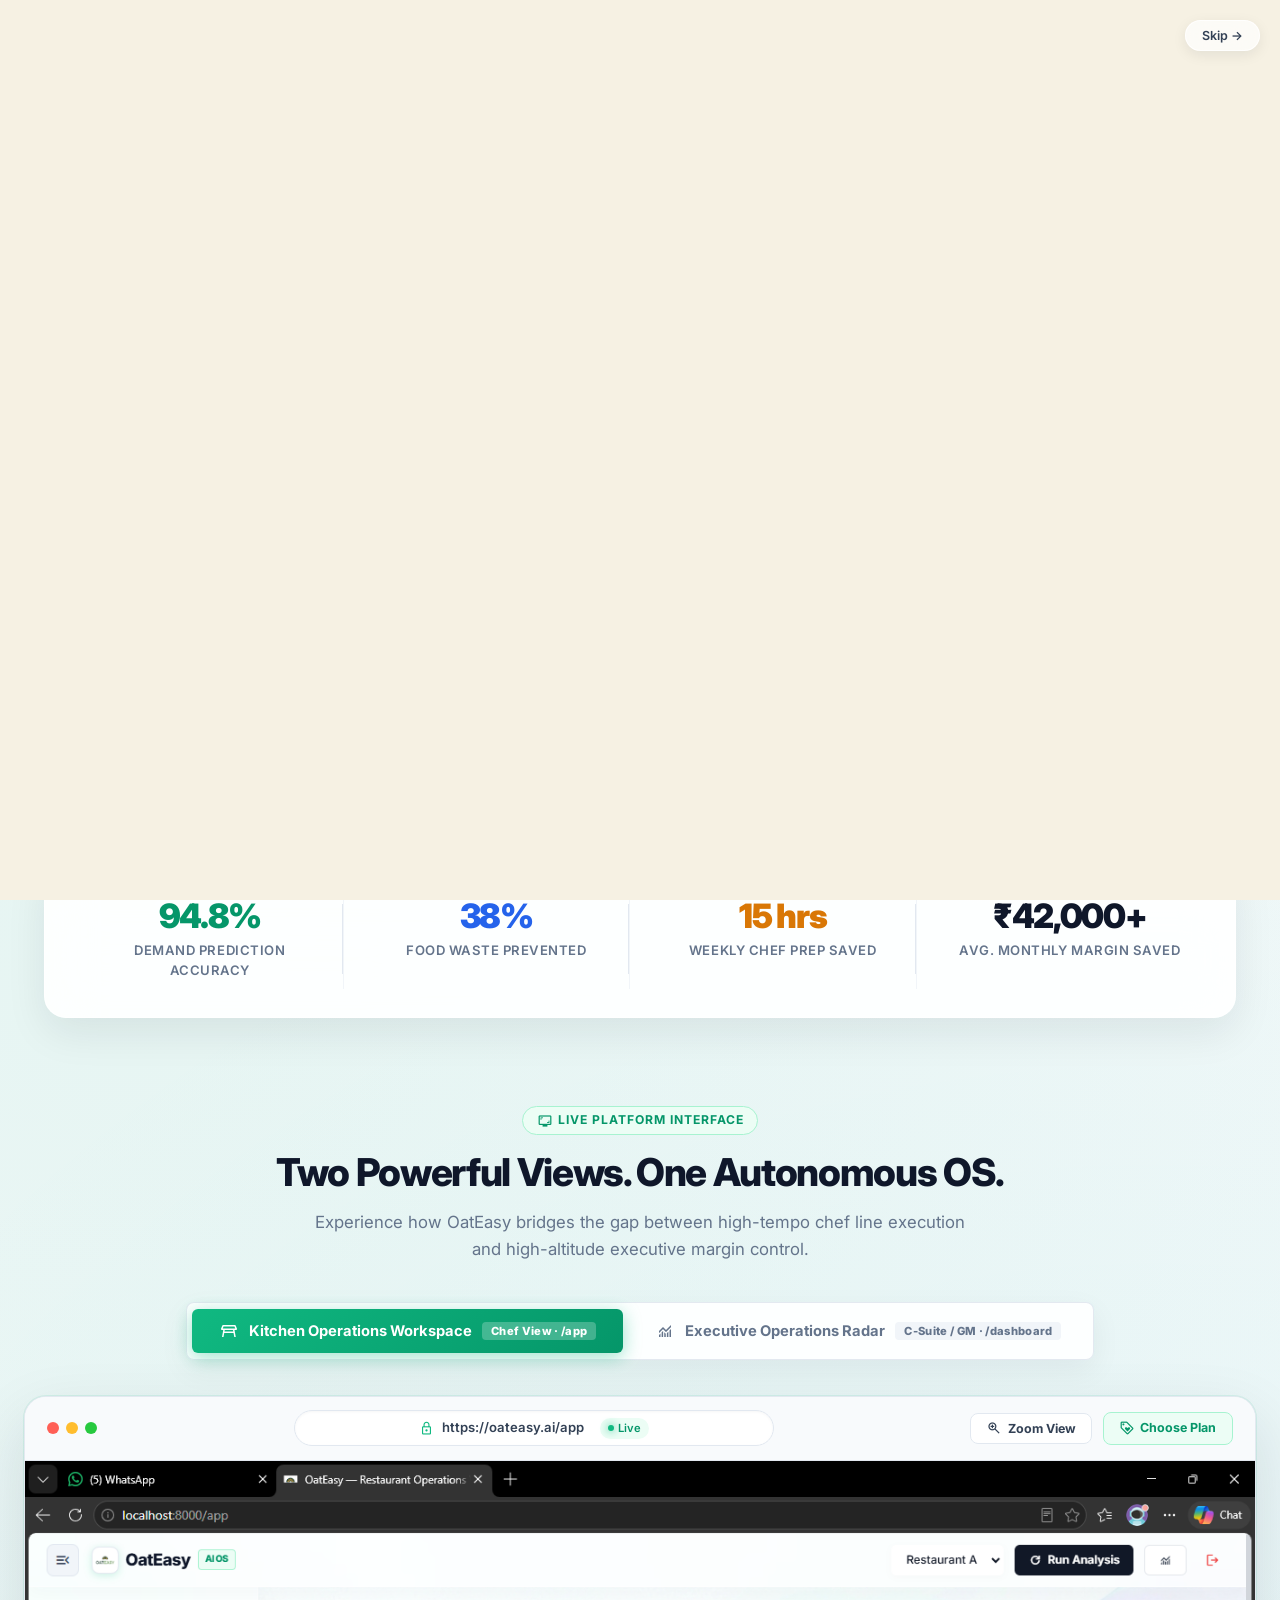
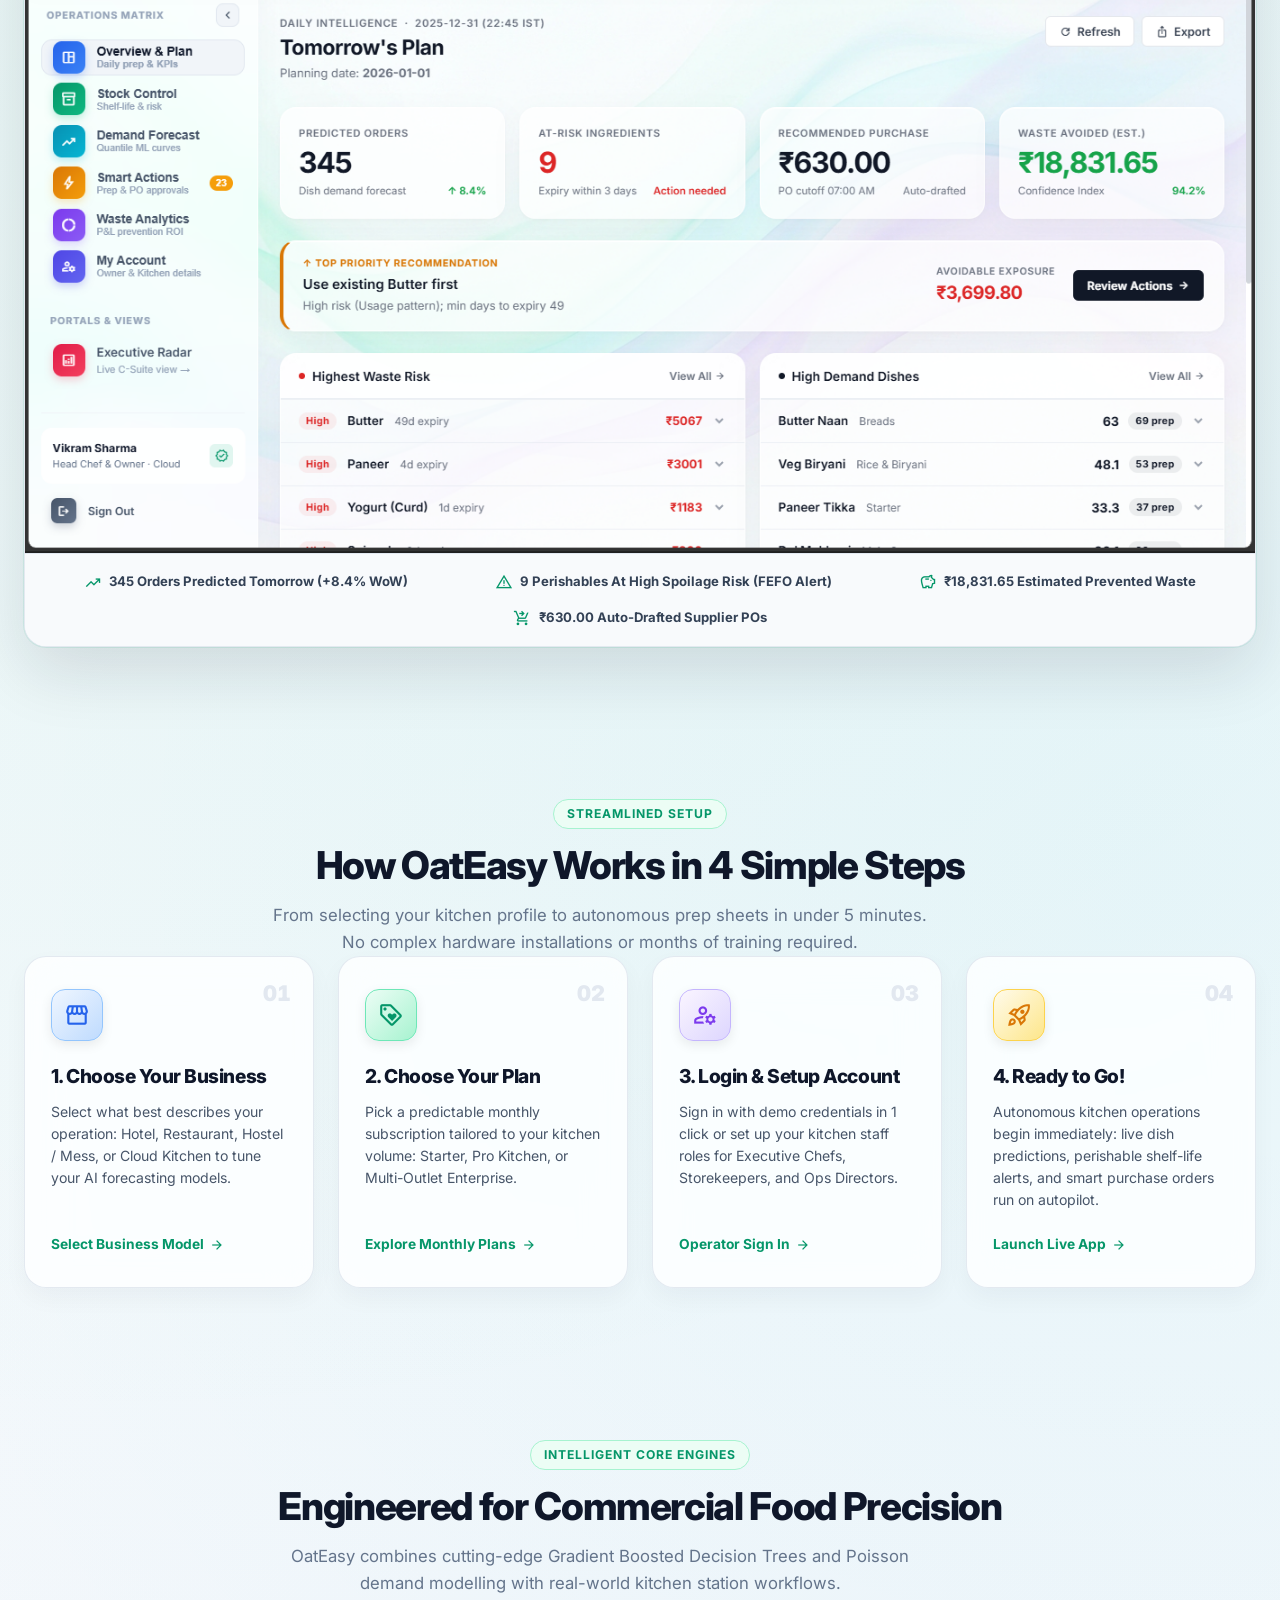
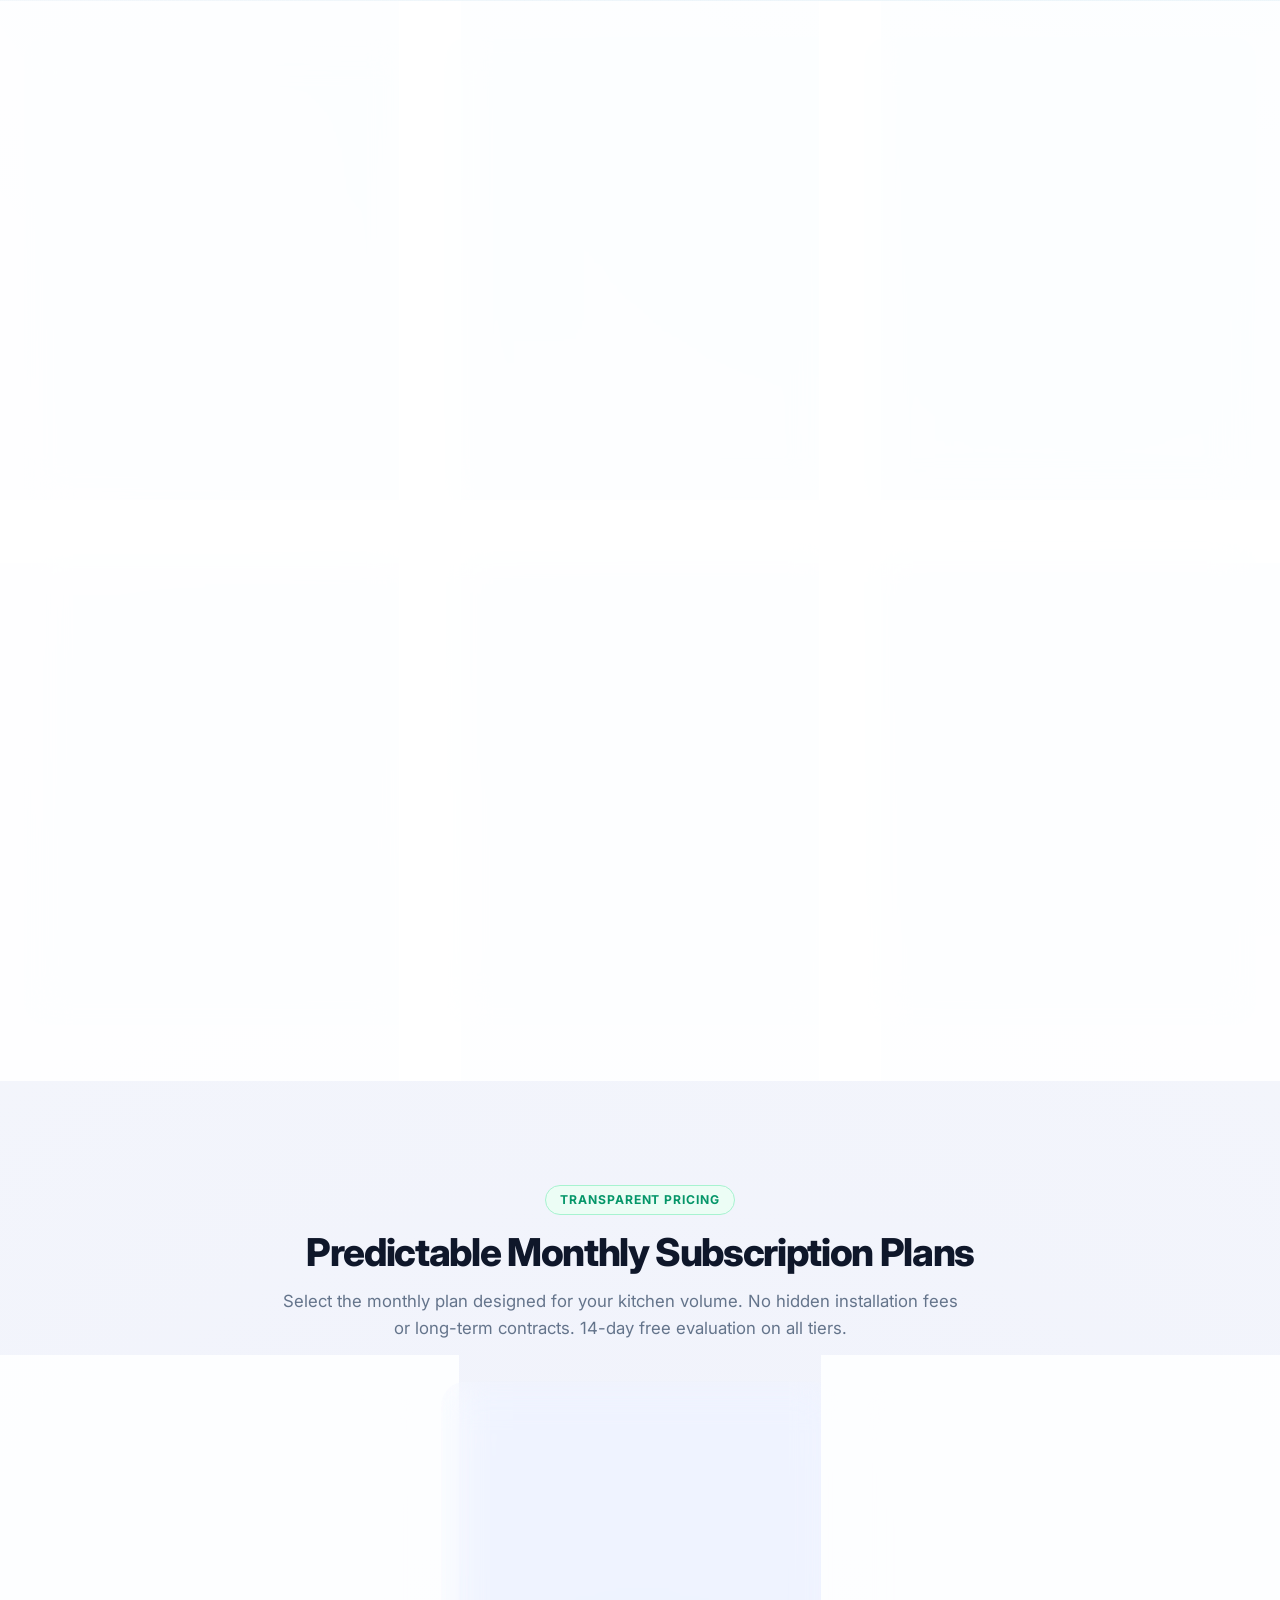
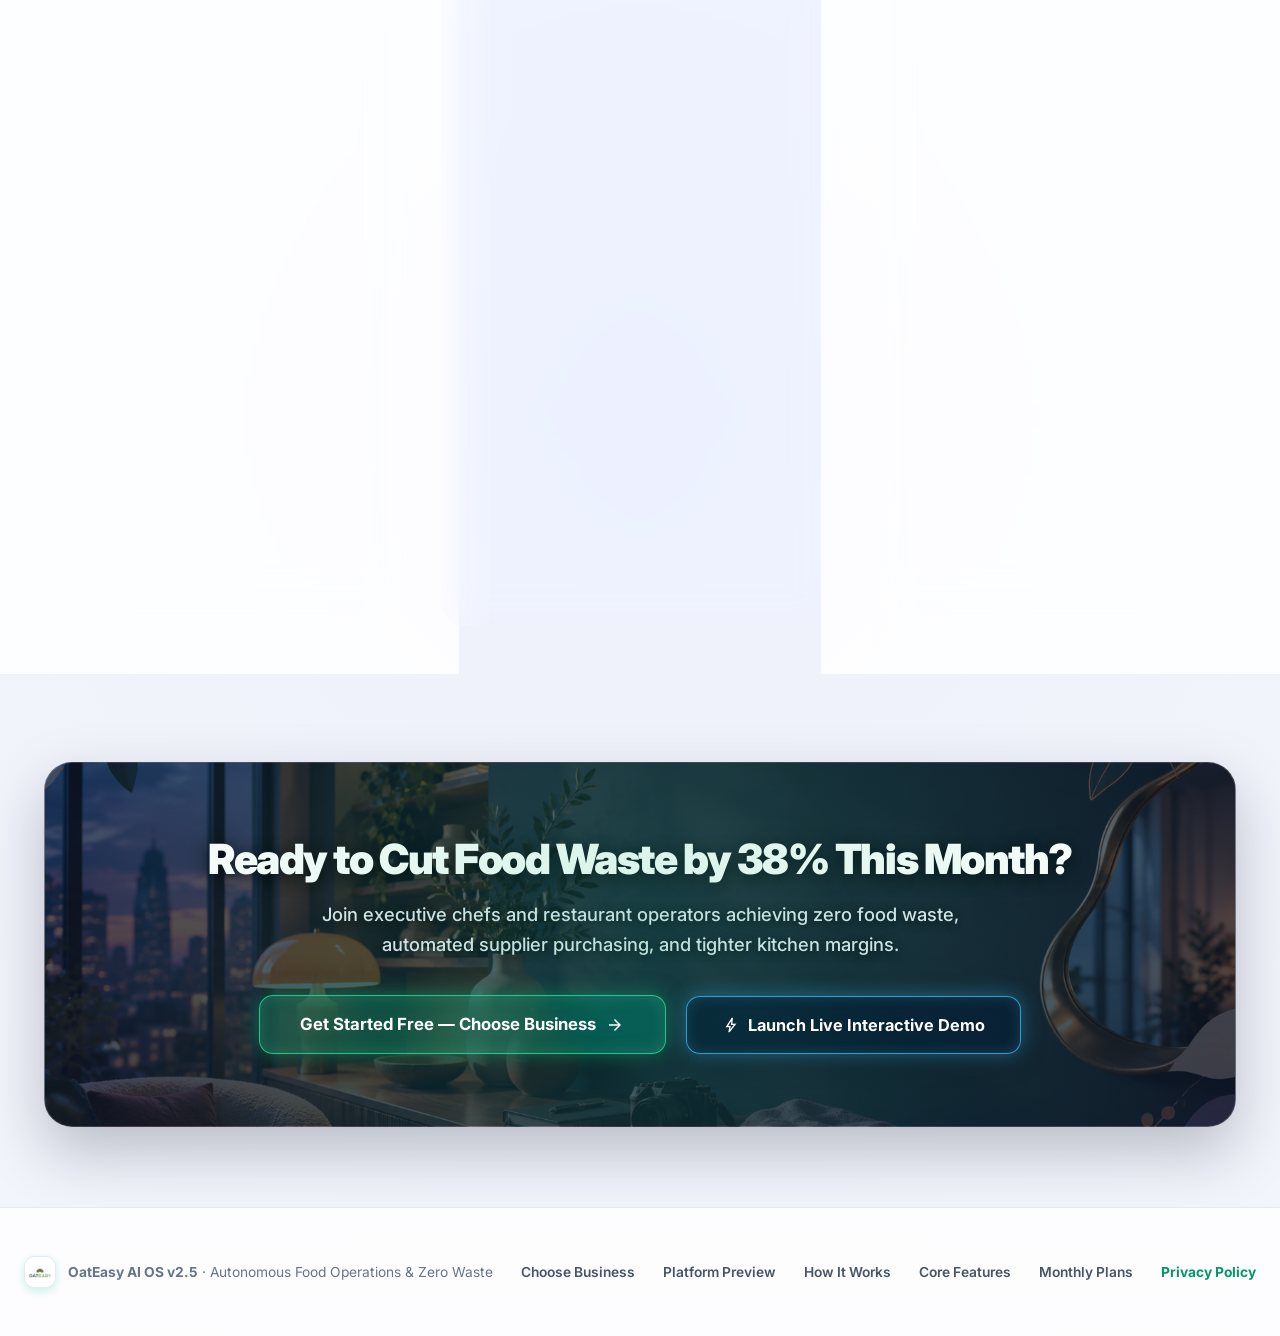
<file: static/landing.html>
<!DOCTYPE html>
<html lang="en">

<head>
  <meta charset="utf-8" />
  <meta name="viewport" content="width=device-width, initial-scale=1.0" />
  <title>OatEasy AI — Autonomous Restaurant & Food Operations OS</title>
  <meta name="description"
    content="OatEasy AI: Machine learning dish demand forecasting, perishable inventory risk radar, automated chef prep sheets, and 1-click supplier purchase orders." />

  <link rel="preconnect" href="https://fonts.googleapis.com" />
  <link rel="preconnect" href="https://fonts.gstatic.com" crossorigin="" />
  <link href="https://fonts.googleapis.com/css2?family=Inter:wght@300;400;500;600;700;800;900&display=swap"
    rel="stylesheet" />
  <link
    href="https://fonts.googleapis.com/css2?family=Material+Symbols+Outlined:opsz,wght,FILL,GRAD@20..48,100..700,0..1,-50..200"
    rel="stylesheet" />
  <link href="/static/styles.css?v=2.6" rel="stylesheet" />
  <link rel="icon" type="image/png" href="/static/favicon.png"/>
  <link rel="shortcut icon" href="/static/favicon.ico"/>

  <style>
    /* Standalone Landing Page Design System */
    :root {
      --primary: #10b981;
      --primary-dark: #059669;
      --primary-light: #ecfdf5;
      --accent: #0f172a;
      --bg-warm: #f8fafc;
      --text-main: #0f172a;
      --text-muted: #64748b;
      --border-soft: rgba(226, 232, 240, 0.85);
      --glass-bg: rgba(255, 255, 255, 0.82);
    }

    *,
    *::before,
    *::after {
      box-sizing: border-box;
      margin: 0;
      padding: 0;
    }

    html {
      scroll-behavior: smooth;
    }

    body {
      font-family: 'Inter', -apple-system, BlinkMacSystemFont, sans-serif;
      background:
        radial-gradient(circle at 10% 15%, rgba(16, 185, 129, 0.08) 0%, transparent 40%),
        radial-gradient(circle at 90% 40%, rgba(6, 182, 212, 0.07) 0%, transparent 45%),
        radial-gradient(circle at 50% 85%, rgba(99, 102, 241, 0.06) 0%, transparent 50%),
        #f8fafc;
      color: var(--text-main);
      line-height: 1.5;
      min-height: 100vh;
      overflow-x: hidden;
    }

    /* 1. INITIAL LOADING SCREEN (Video Experience) */
    .app-launch-screen {
      position: fixed;
      top: 0;
      left: 0;
      width: 100vw;
      height: 100vh;
      width: 100dvw;
      height: 100dvh;
      z-index: 999999;
      background: #f6f1e3;
      display: flex;
      align-items: center;
      justify-content: center;
      overflow: hidden;
      user-select: none;
      transition: opacity 0.65s cubic-bezier(0.16, 1, 0.3, 1), transform 0.65s cubic-bezier(0.16, 1, 0.3, 1), visibility 0.65s;
    }

    .app-launch-screen.launch-complete {
      opacity: 0;
      transform: scale(1.02);
      pointer-events: none;
      visibility: hidden;
    }

    .launch-video {
      position: absolute;
      top: 0;
      left: 0;
      width: 100%;
      height: 100%;
      object-fit: cover;
      object-position: center center;
      display: block;
    }

    @media (max-aspect-ratio: 1/1) {
      .launch-video {
        object-fit: contain;
      }
    }

    .btn-skip-video {
      position: absolute;
      top: 1.25rem;
      right: 1.25rem;
      z-index: 20;
      background: rgba(255, 255, 255, 0.7);
      backdrop-filter: blur(12px);
      -webkit-backdrop-filter: blur(12px);
      border: 1px solid rgba(255, 255, 255, 0.85);
      color: #334155;
      font-size: 0.78rem;
      font-weight: 600;
      font-family: inherit;
      padding: 0.45rem 1rem;
      border-radius: 9999px;
      cursor: pointer;
      display: inline-flex;
      align-items: center;
      gap: 0.35rem;
      box-shadow: 0 4px 14px rgba(15, 23, 42, 0.08);
      transition: all 0.2s ease;
    }

    .btn-skip-video:hover {
      background: rgba(255, 255, 255, 0.95);
      color: #0f172a;
      transform: translateY(-1px);
      box-shadow: 0 6px 18px rgba(15, 23, 42, 0.12);
    }

    /* 2. LANDING NAVBAR */
    .landing-nav {
      position: sticky;
      top: 0;
      z-index: 40;
      backdrop-filter: blur(20px) saturate(180%);
      -webkit-backdrop-filter: blur(20px) saturate(180%);
      background: rgba(255, 255, 255, 0.85);
      border-bottom: 1px solid var(--border-soft);
      height: 68px;
      box-shadow: 0 4px 20px rgba(15, 23, 42, 0.03);
    }

    .landing-nav-inner {
      max-width: 1280px;
      margin: 0 auto;
      padding: 0 1.5rem;
      height: 100%;
      display: flex;
      align-items: center;
      justify-content: space-between;
    }

    .landing-logo {
      display: flex;
      align-items: center;
      gap: 0.75rem;
      text-decoration: none;
      color: #0f172a;
    }

    .landing-logo-img,
    .brand-logo-img {
      width: 38px;
      height: 38px;
      object-fit: contain;
      border-radius: 10px;
      background: #ffffff;
      padding: 2px;
      border: 1px solid rgba(226, 232, 240, 0.9);
      box-shadow: 0 3px 10px rgba(16, 185, 129, 0.2);
      display: block;
    }

    .landing-logo-text {
      font-size: 1.2rem;
      font-weight: 800;
      letter-spacing: -0.03em;
      display: flex;
      align-items: center;
      gap: 0.45rem;
    }

    .landing-ai-pill {
      font-size: 0.68rem;
      font-weight: 800;
      padding: 0.15rem 0.5rem;
      border-radius: 6px;
      background: #ecfdf5;
      color: #059669;
      border: 1px solid #a7f3d0;
      letter-spacing: 0.04em;
    }

    .nav-links-menu {
      display: flex;
      align-items: center;
      gap: 2rem;
      list-style: none;
    }

    .nav-link-item {
      font-size: 0.88rem;
      font-weight: 600;
      color: #475569;
      text-decoration: none;
      transition: color 0.15s ease;
    }

    .nav-link-item:hover {
      color: #059669;
    }

    .landing-nav-actions {
      display: flex;
      align-items: center;
      gap: 0.85rem;
    }

    /* 3. HERO SECTION (FULLSCREEN BACKGROUND SLIDER & MINIMAL PUNCHY TEXT) */
    .landing-hero {
      position: relative;
      width: 100%;
      width: 100vw;
      max-width: 100% !important;
      margin: 0 !important;
      min-height: calc(100vh - 68px);
      display: flex;
      flex-direction: column;
      align-items: center;
      justify-content: center;
      padding: 5rem 2rem 4rem;
      overflow: hidden;
      text-align: center;
      color: #ffffff;
      box-sizing: border-box;
    }

    /* Fullscreen Desktop Background Slider Container */
    .hero-bg-slider {
      position: absolute;
      inset: 0;
      width: 100%;
      height: 100%;
      z-index: 1;
      overflow: hidden;
    }

    .hero-bg-slide {
      position: absolute;
      inset: 0;
      width: 100%;
      height: 100%;
      opacity: 0;
      transform: scale(1.04);
      transition: opacity 0.85s cubic-bezier(0.16, 1, 0.3, 1), transform 1.2s cubic-bezier(0.16, 1, 0.3, 1);
      pointer-events: none;
    }

    .hero-bg-slide.active {
      opacity: 1;
      transform: scale(1);
      pointer-events: auto;
    }

    .hero-bg-slide img {
      width: 100%;
      height: 100%;
      object-fit: cover;
      object-position: center;
      display: block;
    }

    /* Subtle Fullscreen Hero Background Overlay */
    .hero-bg-overlay {
      position: absolute;
      inset: 0;
      width: 100%;
      height: 100%;
      z-index: 2;
      background: linear-gradient(180deg, rgba(15, 23, 42, 0.38) 0%, rgba(15, 23, 42, 0.54) 100%);
      pointer-events: none;
    }

    /* Left / Right Slider Navigation Buttons on Outer Hero Edges */
    .slider-nav-btn {
      position: absolute;
      top: 50%;
      transform: translateY(-50%);
      z-index: 10;
      width: 52px;
      height: 52px;
      border-radius: 50%;
      background: rgba(15, 23, 42, 0.75);
      backdrop-filter: blur(14px);
      -webkit-backdrop-filter: blur(14px);
      border: 1px solid rgba(255, 255, 255, 0.35);
      color: #ffffff;
      display: flex;
      align-items: center;
      justify-content: center;
      cursor: pointer;
      transition: all 0.22s ease;
      box-shadow: 0 6px 24px rgba(0, 0, 0, 0.45);
    }

    .slider-nav-btn:hover {
      background: #10b981;
      color: #ffffff;
      transform: translateY(-50%) scale(1.1);
      border-color: #10b981;
      box-shadow: 0 8px 28px rgba(16, 185, 129, 0.6);
    }

    .slider-nav-prev {
      left: 2rem;
    }

    .slider-nav-next {
      right: 2rem;
    }

    /* Hero Foreground Content - clean text over full background, no card wrapper */
    .hero-content {
      position: relative;
      z-index: 3;
      max-width: 900px;
      margin: 0 auto;
      display: flex;
      flex-direction: column;
      align-items: center;
      background: none !important;
      border: none !important;
      box-shadow: none !important;
      backdrop-filter: none !important;
      -webkit-backdrop-filter: none !important;
    }

    .landing-pill-tag {
      display: inline-flex;
      align-items: center;
      gap: 0.45rem;
      padding: 0.42rem 1.15rem;
      border-radius: 9999px;
      background: rgba(15, 23, 42, 0.82);
      backdrop-filter: blur(14px);
      -webkit-backdrop-filter: blur(14px);
      border: 1px solid rgba(255, 255, 255, 0.25);
      box-shadow: 0 6px 20px rgba(0, 0, 0, 0.45);
      font-size: 0.82rem;
      font-weight: 700;
      color: #6ee7b7;
      margin-bottom: 1.35rem;
      letter-spacing: 0.02em;
    }

    .landing-title {
      font-size: 4rem;
      font-weight: 900;
      line-height: 1.08;
      letter-spacing: -0.04em;
      color: #ffffff;
      margin-bottom: 1.15rem;
      text-shadow: 0 4px 20px rgba(0, 0, 0, 0.95), 0 2px 6px rgba(0, 0, 0, 0.9);
    }

    .gradient-text {
      background: linear-gradient(135deg, #34d399 0%, #22d3ee 50%, #38bdf8 100%);
      -webkit-background-clip: text;
      -webkit-text-fill-color: transparent;
      filter: drop-shadow(0 0 16px rgba(255, 255, 255, 0.95)) drop-shadow(0 0 32px rgba(255, 255, 255, 0.6));
    }

    .landing-subtitle {
      font-size: 1.2rem;
      line-height: 1.6;
      color: #ffffff;
      max-width: 720px;
      margin: 0 auto 2.25rem;
      font-weight: 600;
      text-shadow: 0 3px 14px rgba(0, 0, 0, 0.95), 0 0 8px rgba(0, 0, 0, 0.9);
    }

    .landing-hero-btns {
      display: flex;
      align-items: center;
      justify-content: center;
      flex-wrap: wrap;
      gap: 1.25rem;
      margin-bottom: 2rem;
    }

    /* Glassmorphic Primary Button with Emerald Border Glow */
    .btn-hero-primary {
      background: rgba(16, 185, 129, 0.26);
      backdrop-filter: blur(20px) saturate(190%);
      -webkit-backdrop-filter: blur(20px) saturate(190%);
      color: #ffffff;
      padding: 1rem 2.4rem;
      border-radius: 14px;
      font-size: 1.02rem;
      font-weight: 700;
      text-decoration: none;
      display: inline-flex;
      align-items: center;
      gap: 0.55rem;
      border: 1.5px solid rgba(52, 211, 153, 0.85);
      box-shadow:
        0 0 20px rgba(16, 185, 129, 0.55),
        inset 0 0 16px rgba(52, 211, 153, 0.25),
        0 8px 24px rgba(0, 0, 0, 0.35);
      transition: all 0.25s cubic-bezier(0.16, 1, 0.3, 1);
    }

    .btn-hero-primary:hover {
      transform: translateY(-2px);
      background: rgba(16, 185, 129, 0.42);
      border-color: #6ee7b7;
      box-shadow:
        0 0 32px rgba(16, 185, 129, 0.85),
        inset 0 0 22px rgba(52, 211, 153, 0.4),
        0 12px 30px rgba(0, 0, 0, 0.45);
      color: #ffffff;
    }

    .btn-hero-secondary {
      background: rgba(15, 23, 42, 0.8);
      backdrop-filter: blur(14px);
      -webkit-backdrop-filter: blur(14px);
      color: #ffffff;
      padding: 1rem 2rem;
      border-radius: 14px;
      font-size: 0.98rem;
      font-weight: 700;
      text-decoration: none;
      display: inline-flex;
      align-items: center;
      gap: 0.45rem;
      border: 1px solid rgba(255, 255, 255, 0.35);
      box-shadow: 0 6px 20px rgba(0, 0, 0, 0.4);
      transition: all 0.2s ease;
    }

    .btn-hero-secondary:hover {
      background: rgba(15, 23, 42, 0.95);
      color: #ffffff;
      border-color: rgba(255, 255, 255, 0.6);
      transform: translateY(-2px);
      box-shadow: 0 8px 26px rgba(0, 0, 0, 0.5);
    }

    /* Glassmorphic Instant Demo Button with Cyan Border Glow */
    .btn-hero-instant {
      background: rgba(15, 23, 42, 0.45);
      backdrop-filter: blur(20px) saturate(190%);
      -webkit-backdrop-filter: blur(20px) saturate(190%);
      color: #ffffff;
      padding: 1rem 2.1rem;
      border-radius: 14px;
      font-size: 0.98rem;
      font-weight: 700;
      text-decoration: none;
      display: inline-flex;
      align-items: center;
      gap: 0.5rem;
      border: 1.5px solid rgba(56, 189, 248, 0.8);
      box-shadow:
        0 0 20px rgba(56, 189, 248, 0.45),
        inset 0 0 14px rgba(56, 189, 248, 0.2),
        0 8px 24px rgba(0, 0, 0, 0.35);
      transition: all 0.25s cubic-bezier(0.16, 1, 0.3, 1);
    }

    .btn-hero-instant:hover {
      transform: translateY(-2px);
      background: rgba(56, 189, 248, 0.25);
      border-color: #93c5fd;
      color: #ffffff;
      box-shadow:
        0 0 32px rgba(56, 189, 248, 0.75),
        inset 0 0 20px rgba(56, 189, 248, 0.35),
        0 12px 30px rgba(0, 0, 0, 0.45);
    }

    /* Slider Bottom Control Strip */
    .hero-slider-controls {
      position: relative;
      z-index: 3;
      margin-top: 1.25rem;
      display: flex;
      flex-direction: column;
      align-items: center;
      gap: 0.75rem;
    }

    .hero-slider-info {
      display: inline-flex;
      align-items: center;
      gap: 0.5rem;
      font-size: 0.8rem;
      font-weight: 700;
      color: #ffffff;
      background: rgba(15, 23, 42, 0.82);
      backdrop-filter: blur(12px);
      -webkit-backdrop-filter: blur(12px);
      padding: 0.38rem 1.1rem;
      border-radius: 9999px;
      border: 1px solid rgba(255, 255, 255, 0.25);
      box-shadow: 0 6px 20px rgba(0, 0, 0, 0.45);
    }

    .live-dot-green {
      width: 8px;
      height: 8px;
      border-radius: 50%;
      background: #10b981;
      box-shadow: 0 0 8px #10b981;
      animation: blinkDot 1.6s infinite;
    }

    @keyframes blinkDot {

      0%,
      100% {
        opacity: 1;
        transform: scale(1);
      }

      50% {
        opacity: 0.4;
        transform: scale(0.85);
      }
    }

    .slider-dots {
      display: flex;
      align-items: center;
      gap: 0.65rem;
    }

    .slider-dot {
      width: 12px;
      height: 12px;
      border-radius: 9999px;
      background: rgba(255, 255, 255, 0.55);
      cursor: pointer;
      transition: all 0.25s ease;
      border: 1px solid rgba(0, 0, 0, 0.3);
      box-shadow: 0 2px 8px rgba(0, 0, 0, 0.4);
    }

    .slider-dot.active {
      width: 36px;
      background: #10b981;
      box-shadow: 0 0 16px rgba(16, 185, 129, 0.95);
      border-color: #34d399;
    }

    /* 4. METRICS STRIP */
    .landing-metrics-bar {
      max-width: 1240px;
      margin: -2.5rem auto 4rem;
      padding: 0 1.5rem;
      position: relative;
      z-index: 10;
    }

    .metrics-card-grid {
      display: grid;
      grid-template-columns: repeat(4, 1fr);
      gap: 1.25rem;
      background: rgba(255, 255, 255, 0.92);
      backdrop-filter: blur(24px) saturate(190%);
      -webkit-backdrop-filter: blur(24px) saturate(190%);
      border: 1px solid rgba(255, 255, 255, 0.9);
      border-radius: 22px;
      padding: 1.75rem 2rem;
      box-shadow: 0 15px 40px rgba(15, 23, 42, 0.08);
    }

    .metric-box {
      text-align: center;
      position: relative;
    }

    .metric-box:not(:last-child)::after {
      content: '';
      position: absolute;
      right: 0;
      top: 15%;
      height: 70%;
      width: 1px;
      background: #e2e8f0;
    }

    .metric-box-val {
      font-size: 2.1rem;
      font-weight: 900;
      letter-spacing: -0.04em;
      color: #0f172a;
      line-height: 1.15;
      margin-bottom: 0.35rem;
    }

    .accent-green {
      color: #059669;
    }

    .accent-blue {
      color: #2563eb;
    }

    .accent-amber {
      color: #d97706;
    }

    .metric-box-label {
      font-size: 0.82rem;
      color: #64748b;
      font-weight: 600;
    }


    /* ==========================================================================
       4.5 PRODUCT PREVIEW / INTERFACE SHOWCASE SECTION (preview 1 & preview 2)
       ========================================================================== */
    .preview-showcase-sec {
      padding: 1.5rem 1.5rem 5rem;
      max-width: 1280px;
      margin: 0 auto;
      position: relative;
    }

    .preview-showcase-header {
      text-align: center;
      max-width: 820px;
      margin: 0 auto 2.5rem;
    }

    .preview-switcher-wrap {
      display: inline-flex;
      align-items: center;
      background: rgba(255, 255, 255, 0.92);
      backdrop-filter: blur(20px) saturate(180%);
      -webkit-backdrop-filter: blur(20px) saturate(180%);
      border: 1px solid rgba(226, 232, 240, 0.95);
      border-radius: 8px;
      padding: 0.35rem;
      gap: 0.35rem;
      margin-bottom: 2.25rem;
      box-shadow: 0 10px 30px rgba(15, 23, 42, 0.06);
    }

    .preview-tab-btn {
      display: inline-flex;
      align-items: center;
      gap: 0.65rem;
      padding: 0.75rem 1.65rem;
      border-radius: 6px;
      border: none;
      background: transparent;
      color: #64748b;
      font-size: 0.92rem;
      font-weight: 700;
      font-family: inherit;
      cursor: pointer;
      transition: all 0.22s cubic-bezier(0.16, 1, 0.3, 1);
    }

    .preview-tab-btn:hover {
      color: #0f172a;
      background: rgba(241, 245, 249, 0.75);
    }

    .preview-tab-btn.active {
      background: linear-gradient(135deg, #10b981 0%, #059669 100%);
      color: #ffffff;
      box-shadow: 0 4px 18px rgba(16, 185, 129, 0.4);
    }

    .preview-tab-btn .tab-badge {
      font-size: 0.7rem;
      font-weight: 800;
      padding: 0.15rem 0.55rem;
      border-radius: 4px;
      background: rgba(255, 255, 255, 0.24);
      color: #ffffff;
      letter-spacing: 0.03em;
    }

    .preview-tab-btn:not(.active) .tab-badge {
      background: #f1f5f9;
      color: #64748b;
    }

    /* Mockup Browser Window Container */
    .preview-mockup-frame {
      background: #ffffff;
      border-radius: 22px;
      border: 1px solid rgba(226, 232, 240, 0.95);
      box-shadow: 0 25px 65px rgba(15, 23, 42, 0.12), 0 0 0 1px rgba(16, 185, 129, 0.1);
      overflow: hidden;
      margin-bottom: 0;
      position: relative;
      transition: transform 0.3s ease, box-shadow 0.3s ease;
    }

    .preview-mockup-frame:hover {
      box-shadow: 0 30px 80px rgba(15, 23, 42, 0.16), 0 0 0 1px rgba(16, 185, 129, 0.25);
    }

    .mockup-top-bar {
      background: #f8fafc;
      border-bottom: 1px solid #e2e8f0;
      padding: 0.85rem 1.4rem;
      display: flex;
      align-items: center;
      justify-content: space-between;
      gap: 1rem;
    }

    .mockup-window-dots {
      display: flex;
      align-items: center;
      gap: 7px;
    }

    .mockup-dot {
      width: 12px;
      height: 12px;
      border-radius: 50%;
      display: inline-block;
    }

    .dot-close {
      background: #ff5f56;
    }

    .dot-minimize {
      background: #ffbd2e;
    }

    .dot-maximize {
      background: #27c93f;
    }

    .mockup-url-bar {
      display: flex;
      align-items: center;
      justify-content: center;
      gap: 0.5rem;
      background: #ffffff;
      border: 1px solid #e2e8f0;
      padding: 0.42rem 1.35rem;
      border-radius: 9999px;
      font-size: 0.82rem;
      font-weight: 600;
      color: #334155;
      max-width: 480px;
      width: 100%;
      box-shadow: inset 0 1px 3px rgba(0, 0, 0, 0.04);
    }

    .mockup-actions-bar {
      display: flex;
      align-items: center;
      gap: 0.65rem;
    }

    .btn-mockup-action {
      display: inline-flex;
      align-items: center;
      gap: 0.35rem;
      font-size: 0.78rem;
      font-weight: 700;
      padding: 0.4rem 0.95rem;
      border-radius: 8px;
      border: 1px solid #e2e8f0;
      background: #ffffff;
      color: #334155;
      text-decoration: none;
      cursor: pointer;
      font-family: inherit;
      transition: all 0.15s ease;
    }

    .btn-mockup-action:hover {
      background: #f1f5f9;
      color: #0f172a;
    }

    .btn-mockup-primary {
      background: #ecfdf5;
      border-color: #a7f3d0;
      color: #059669;
    }

    .btn-mockup-primary:hover {
      background: #10b981;
      border-color: #10b981;
      color: #ffffff;
    }

    /* Screen display and transitions */
    .preview-screens-viewport {
      position: relative;
      width: 100%;
      overflow: hidden;
      background: #0f172a;
    }

    .preview-screen-item {
      display: none;
      position: relative;
      width: 100%;
      opacity: 0;
      transform: scale(0.99);
      transition: opacity 0.35s ease, transform 0.35s ease;
    }

    .preview-screen-item.active {
      display: block;
      opacity: 1;
      transform: scale(1);
    }

    .preview-mockup-img {
      width: 100%;
      height: auto;
      display: block;
      cursor: zoom-in;
      transition: transform 0.4s ease;
    }

    .preview-mockup-img:hover {
      transform: scale(1.006);
    }

    /* Feature highlights bar below mockup */
    .preview-features-strip {
      display: flex;
      align-items: center;
      justify-content: space-around;
      flex-wrap: wrap;
      gap: 1rem;
      background: #f8fafc;
      border-top: 1px solid #e2e8f0;
      padding: 1.15rem 1.5rem;
    }

    .preview-feat-pill {
      display: flex;
      align-items: center;
      gap: 0.45rem;
      font-size: 0.82rem;
      font-weight: 700;
      color: #334155;
    }

    .preview-feat-pill .material-symbols-outlined {
      font-size: 18px;
      color: #059669;
    }

    /* Lightbox Modal */
    .preview-lightbox {
      position: fixed;
      inset: 0;
      z-index: 100000;
      background: rgba(15, 23, 42, 0.94);
      backdrop-filter: blur(16px);
      -webkit-backdrop-filter: blur(16px);
      display: none;
      align-items: center;
      justify-content: center;
      padding: 2rem;
      opacity: 0;
      transition: opacity 0.25s ease;
    }

    .preview-lightbox.active {
      display: flex;
      opacity: 1;
    }

    .lightbox-inner {
      position: relative;
      max-width: 95vw;
      max-height: 92vh;
      display: flex;
      flex-direction: column;
      align-items: center;
    }

    .lightbox-img {
      max-width: 100%;
      max-height: 82vh;
      border-radius: 14px;
      box-shadow: 0 25px 70px rgba(0, 0, 0, 0.6);
      border: 1px solid rgba(255, 255, 255, 0.15);
      object-fit: contain;
    }

    .lightbox-caption-bar {
      margin-top: 1rem;
      display: flex;
      align-items: center;
      justify-content: space-between;
      width: 100%;
      color: #ffffff;
      font-size: 0.92rem;
      font-weight: 600;
      gap: 1rem;
    }

    .lightbox-close-btn {
      position: absolute;
      top: -3.2rem;
      right: 0;
      background: rgba(255, 255, 255, 0.15);
      border: 1px solid rgba(255, 255, 255, 0.3);
      color: #ffffff;
      width: 40px;
      height: 40px;
      border-radius: 50%;
      display: flex;
      align-items: center;
      justify-content: center;
      cursor: pointer;
      transition: background 0.2s;
    }

    .lightbox-close-btn:hover {
      background: rgba(255, 255, 255, 0.3);
    }

    .lightbox-nav-btn {
      position: absolute;
      top: 50%;
      transform: translateY(-50%);
      background: rgba(15, 23, 42, 0.75);
      border: 1px solid rgba(255, 255, 255, 0.3);
      color: #ffffff;
      width: 48px;
      height: 48px;
      border-radius: 50%;
      display: flex;
      align-items: center;
      justify-content: center;
      cursor: pointer;
      transition: all 0.2s ease;
    }

    .lightbox-nav-btn:hover {
      background: #10b981;
      border-color: #10b981;
    }

    .lightbox-prev {
      left: -3.8rem;
    }

    .lightbox-next {
      right: -3.8rem;
    }

    @media (max-width: 900px) {
      .preview-switcher-wrap {
        width: 100%;
        flex-direction: column;
        border-radius: 8px;
      }

      .preview-tab-btn {
        width: 100%;
        justify-content: center;
        border-radius: 6px;
      }

      .mockup-url-bar {
        display: none;
      }

      .lightbox-prev {
        left: 0.5rem;
      }

      .lightbox-next {
        right: 0.5rem;
      }
    }

    /* 5. HOW IT WORKS / ONBOARDING JOURNEY (4-STEPS) */
    .onboarding-steps-sec {
      padding: 4.5rem 1.5rem;
      max-width: 1280px;
      margin: 0 auto;
    }

    .sec-badge {
      display: inline-flex;
      align-items: center;
      gap: 0.35rem;
      font-size: 0.76rem;
      font-weight: 700;
      text-transform: uppercase;
      letter-spacing: 0.08em;
      color: #059669;
      background: #ecfdf5;
      border: 1px solid #a7f3d0;
      padding: 0.3rem 0.85rem;
      border-radius: 9999px;
      margin-bottom: 0.85rem;
    }

    .sec-title {
      font-size: 2.4rem;
      font-weight: 800;
      letter-spacing: -0.035em;
      color: #0f172a;
      margin-bottom: 0.85rem;
      line-height: 1.2;
    }

    .sec-subtitle {
      font-size: 1.05rem;
      color: #64748b;
      max-width: 680px;
      line-height: 1.6;
      margin-bottom: 0;
    }

    .steps-grid {
      display: grid;
      grid-template-columns: repeat(4, 1fr);
      gap: 1.5rem;
      position: relative;
    }

    .step-card {
      background: rgba(255, 255, 255, 0.82);
      backdrop-filter: blur(20px) saturate(180%);
      -webkit-backdrop-filter: blur(20px) saturate(180%);
      border: 1px solid rgba(226, 232, 240, 0.95);
      border-radius: 22px;
      padding: 2rem 1.6rem;
      display: flex;
      flex-direction: column;
      position: relative;
      box-shadow: 0 10px 25px rgba(15, 23, 42, 0.04);
      transition: all 0.22s cubic-bezier(0.16, 1, 0.3, 1);
    }

    .step-card:hover {
      transform: translateY(-4px);
      box-shadow: 0 16px 36px rgba(15, 23, 42, 0.09);
      border-color: rgba(16, 185, 129, 0.4);
    }

    .step-number-tag {
      position: absolute;
      top: 1.25rem;
      right: 1.4rem;
      font-size: 1.35rem;
      font-weight: 900;
      color: #e2e8f0;
      font-variant-numeric: tabular-nums;
    }

    .step-icon-wrap {
      width: 52px;
      height: 52px;
      border-radius: 14px;
      display: flex;
      align-items: center;
      justify-content: center;
      margin-bottom: 1.35rem;
      box-shadow: 0 4px 12px rgba(0, 0, 0, 0.08);
    }

    .step-icon-blue {
      background: linear-gradient(135deg, #eff6ff 0%, #bfdbfe 100%);
      color: #2563eb;
      border: 1px solid #93c5fd;
    }

    .step-icon-emerald {
      background: linear-gradient(135deg, #ecfdf5 0%, #a7f3d0 100%);
      color: #059669;
      border: 1px solid #6ee7b7;
    }

    .step-icon-purple {
      background: linear-gradient(135deg, #faf5ff 0%, #ddd6fe 100%);
      color: #7c3aed;
      border: 1px solid #c4b5fd;
    }

    .step-icon-amber {
      background: linear-gradient(135deg, #fffbeb 0%, #fde68a 100%);
      color: #d97706;
      border: 1px solid #fcd34d;
    }

    .step-title {
      font-size: 1.2rem;
      font-weight: 800;
      color: #0f172a;
      letter-spacing: -0.025em;
      margin-bottom: 0.65rem;
    }

    .step-desc {
      font-size: 0.88rem;
      color: #475569;
      line-height: 1.55;
      margin-bottom: 1.5rem;
      flex: 1;
    }

    .step-action-link {
      display: inline-flex;
      align-items: center;
      gap: 0.35rem;
      font-size: 0.86rem;
      font-weight: 700;
      color: #059669;
      text-decoration: none;
      transition: gap 0.15s ease;
    }

    .step-action-link:hover {
      gap: 0.55rem;
      color: #047857;
    }

    /* 6. DETAILED FEATURES SECTION */
    .landing-features-sec {
      padding: 5rem 1.5rem;
      max-width: 1280px;
      margin: 0 auto;
    }

    .features-grid {
      display: grid;
      grid-template-columns: repeat(3, 1fr);
      gap: 1.75rem;
      margin-top: 2.5rem;
    }

    .feat-card {
      background: rgba(255, 255, 255, 0.85);
      backdrop-filter: blur(20px) saturate(180%);
      -webkit-backdrop-filter: blur(20px) saturate(180%);
      border: 1px solid rgba(226, 232, 240, 0.95);
      border-radius: 24px;
      padding: 2.25rem 2rem;
      display: flex;
      flex-direction: column;
      box-shadow: 0 10px 30px rgba(15, 23, 42, 0.04);
      transition: all 0.22s cubic-bezier(0.16, 1, 0.3, 1);
      position: relative;
    }

    .feat-card:hover {
      transform: translateY(-5px);
      box-shadow: 0 18px 42px rgba(15, 23, 42, 0.09);
      border-color: rgba(16, 185, 129, 0.45);
    }

    .feat-icon-wrap {
      width: 52px;
      height: 52px;
      border-radius: 14px;
      display: flex;
      align-items: center;
      justify-content: center;
      margin-bottom: 1.35rem;
      color: #ffffff;
      box-shadow: 0 6px 18px rgba(0, 0, 0, 0.12);
    }

    .icon-gradient-blue {
      background: linear-gradient(135deg, #3b82f6 0%, #1d4ed8 100%);
    }

    .icon-gradient-green {
      background: linear-gradient(135deg, #10b981 0%, #059669 100%);
    }

    .icon-gradient-amber {
      background: linear-gradient(135deg, #f59e0b 0%, #d97706 100%);
    }

    .icon-gradient-teal {
      background: linear-gradient(135deg, #14b8a6 0%, #0d9488 100%);
    }

    .icon-gradient-purple {
      background: linear-gradient(135deg, #8b5cf6 0%, #6d28d9 100%);
    }

    .icon-gradient-rose {
      background: linear-gradient(135deg, #f43f5e 0%, #be123c 100%);
    }

    .feat-title {
      font-size: 1.28rem;
      font-weight: 800;
      color: #0f172a;
      letter-spacing: -0.025em;
      margin-bottom: 0.65rem;
    }

    .feat-desc {
      font-size: 0.92rem;
      color: #475569;
      line-height: 1.6;
      margin-bottom: 1.35rem;
      flex: 1;
    }

    .feat-bullets-list {
      list-style: none;
      display: flex;
      flex-direction: column;
      gap: 0.5rem;
      margin-bottom: 1.5rem;
      padding-top: 0.85rem;
      border-top: 1px dashed #e2e8f0;
    }

    .feat-bullet-item {
      display: flex;
      align-items: center;
      gap: 0.45rem;
      font-size: 0.82rem;
      font-weight: 600;
      color: #334155;
    }

    .feat-bullet-item .material-symbols-outlined {
      font-size: 16px;
      color: #10b981;
    }

    .feat-tag {
      align-self: flex-start;
      font-size: 0.74rem;
      font-weight: 700;
      background: #f1f5f9;
      color: #475569;
      border: 1px solid #e2e8f0;
      padding: 0.28rem 0.75rem;
      border-radius: 9999px;
    }

    /* 7. 3-TIER MONTHLY PRICING SECTION */
    .pricing-sec {
      padding: 5rem 1.5rem;
      max-width: 1280px;
      margin: 0 auto;
    }

    .pricing-header-wrap {
      text-align: center;
      max-width: 720px;
      margin: 0 auto 3rem;
    }

    .pricing-grid {
      display: grid;
      grid-template-columns: repeat(3, 1fr);
      gap: 2rem;
      align-items: stretch;
    }

    .pricing-card {
      background: rgba(255, 255, 255, 0.85);
      backdrop-filter: blur(20px) saturate(180%);
      -webkit-backdrop-filter: blur(20px) saturate(180%);
      border: 1px solid rgba(226, 232, 240, 0.95);
      border-radius: 24px;
      padding: 2.5rem 2.25rem;
      display: flex;
      flex-direction: column;
      box-shadow: 0 10px 30px rgba(15, 23, 42, 0.04);
      position: relative;
      transition: all 0.22s cubic-bezier(0.16, 1, 0.3, 1);
    }

    .pricing-card:hover {
      transform: translateY(-6px);
      box-shadow: 0 20px 48px rgba(15, 23, 42, 0.1);
    }

    .pricing-card.featured {
      background: #ffffff;
      border: 2px solid #10b981;
      box-shadow: 0 20px 50px rgba(16, 185, 129, 0.18), 0 0 0 1px #10b981;
      transform: scale(1.02);
    }

    .pricing-card.featured:hover {
      transform: scale(1.02) translateY(-6px);
      box-shadow: 0 25px 60px rgba(16, 185, 129, 0.26);
    }

    .featured-ribbon {
      position: absolute;
      top: -14px;
      left: 50%;
      transform: translateX(-50%);
      background: linear-gradient(135deg, #10b981 0%, #059669 100%);
      color: #ffffff;
      font-size: 0.74rem;
      font-weight: 800;
      letter-spacing: 0.06em;
      text-transform: uppercase;
      padding: 0.35rem 1.15rem;
      border-radius: 9999px;
      box-shadow: 0 4px 14px rgba(16, 185, 129, 0.4);
    }

    .plan-tier-name {
      font-size: 1.35rem;
      font-weight: 800;
      color: #0f172a;
      letter-spacing: -0.02em;
      margin-bottom: 0.45rem;
    }

    .plan-tier-desc {
      font-size: 0.88rem;
      color: #64748b;
      margin-bottom: 1.75rem;
      line-height: 1.5;
      min-height: 42px;
    }

    .plan-price-row {
      display: flex;
      align-items: baseline;
      gap: 0.35rem;
      margin-bottom: 0.5rem;
    }

    .plan-price-val {
      font-size: 2.8rem;
      font-weight: 900;
      letter-spacing: -0.04em;
      color: #0f172a;
    }

    .plan-period {
      font-size: 0.95rem;
      font-weight: 600;
      color: #64748b;
    }

    .plan-billing-badge {
      display: inline-flex;
      font-size: 0.75rem;
      font-weight: 700;
      color: #059669;
      background: #ecfdf5;
      border: 1px solid #a7f3d0;
      padding: 0.2rem 0.65rem;
      border-radius: 6px;
      margin-bottom: 2rem;
      width: fit-content;
    }

    .plan-features-list {
      list-style: none;
      display: flex;
      flex-direction: column;
      gap: 0.75rem;
      margin-bottom: 2.25rem;
      flex: 1;
    }

    .plan-feature-item {
      display: flex;
      align-items: flex-start;
      gap: 0.6rem;
      font-size: 0.88rem;
      color: #334155;
      line-height: 1.45;
    }

    .plan-feature-item .material-symbols-outlined {
      font-size: 18px;
      color: #10b981;
      flex-shrink: 0;
      margin-top: 1px;
    }

    .btn-plan-select {
      width: 100%;
      padding: 0.95rem;
      border-radius: 14px;
      font-size: 0.96rem;
      font-weight: 700;
      text-align: center;
      text-decoration: none;
      cursor: pointer;
      transition: all 0.2s ease;
      display: inline-block;
    }

    .btn-plan-outline {
      background: #f8fafc;
      border: 1px solid #cbd5e1;
      color: #0f172a;
    }

    .btn-plan-outline:hover {
      background: #ffffff;
      border-color: #059669;
      color: #059669;
      transform: translateY(-2px);
    }

    .btn-plan-featured {
      background: linear-gradient(135deg, #10b981 0%, #059669 100%);
      color: #ffffff;
      border: none;
      box-shadow: 0 10px 24px -4px rgba(16, 185, 129, 0.45);
    }

    .btn-plan-featured:hover {
      background: linear-gradient(135deg, #059669 0%, #047857 100%);
      transform: translateY(-2px);
      box-shadow: 0 14px 30px -4px rgba(16, 185, 129, 0.55);
    }

    /* 8. BOTTOM CONVERSION CTA BANNER */
    .landing-cta-banner {
      max-width: 1240px;
      margin: 4rem auto 5rem;
      padding: 0 1.5rem;
    }

    .cta-banner-inner {
      background:
        linear-gradient(180deg, rgba(15, 23, 42, 0.65) 0%, rgba(15, 23, 42, 0.78) 100%),
        url('/static/describebg.png') no-repeat center center;
      background-size: cover;
      border-radius: 28px;
      padding: 4.5rem 3rem;
      color: #ffffff;
      text-align: center;
      position: relative;
      overflow: hidden;
      box-shadow: 0 25px 60px rgba(15, 23, 42, 0.25);
      border: 1px solid rgba(255, 255, 255, 0.18);
    }

    .cta-banner-inner::before {
      content: '';
      position: absolute;
      top: -50%;
      left: -20%;
      width: 140%;
      height: 200%;
      background: radial-gradient(circle at 50% 50%, rgba(16, 185, 129, 0.18) 0%, transparent 65%);
      pointer-events: none;
    }

    .cta-banner-title {
      font-size: 2.6rem;
      font-weight: 900;
      letter-spacing: -0.035em;
      margin-bottom: 1rem;
      line-height: 1.18;
      text-shadow: 0 3px 18px rgba(0, 0, 0, 0.85);
    }

    .cta-banner-sub {
      font-size: 1.15rem;
      color: #e2e8f0;
      max-width: 640px;
      margin: 0 auto 2.25rem;
      line-height: 1.6;
      text-shadow: 0 2px 10px rgba(0, 0, 0, 0.8);
      font-weight: 500;
    }

    .cta-btns-row {
      display: flex;
      align-items: center;
      justify-content: center;
      gap: 1.25rem;
      flex-wrap: wrap;
    }

    /* 9. FOOTER */
    .landing-footer {
      border-top: 1px solid var(--border-soft);
      padding: 3rem 1.5rem;
      background: rgba(255, 255, 255, 0.8);
      backdrop-filter: blur(16px);
      -webkit-backdrop-filter: blur(16px);
    }

    .landing-footer-inner {
      max-width: 1280px;
      margin: 0 auto;
      display: flex;
      align-items: center;
      justify-content: space-between;
      font-size: 0.86rem;
      color: #64748b;
      flex-wrap: wrap;
      gap: 1.5rem;
    }

    .footer-links-group {
      display: flex;
      align-items: center;
      gap: 1.75rem;
      flex-wrap: wrap;
    }

    .footer-links-group a {
      color: #475569;
      text-decoration: none;
      font-weight: 600;
      transition: color 0.15s ease;
    }

    .footer-links-group a:hover {
      color: #059669;
    }

    /* Privacy Policy Modal Styles */
    .privacy-modal-backdrop {
      position: fixed;
      inset: 0;
      z-index: 99999;
      background: rgba(15, 23, 42, 0.65);
      backdrop-filter: blur(10px);
      -webkit-backdrop-filter: blur(10px);
      display: none;
      align-items: center;
      justify-content: center;
      padding: 1.5rem;
      opacity: 0;
      transition: opacity 0.22s ease;
    }

    .privacy-modal-backdrop.active {
      display: flex;
      opacity: 1;
    }

    .privacy-modal-card {
      width: 100%;
      max-width: 680px;
      max-height: 85vh;
      background: #ffffff;
      border-radius: 24px;
      box-shadow: 0 25px 60px rgba(15, 23, 42, 0.25);
      border: 1px solid rgba(226, 232, 240, 0.9);
      display: flex;
      flex-direction: column;
      overflow: hidden;
      animation: privacyModalIn 0.25s cubic-bezier(0.16, 1, 0.3, 1);
    }

    @keyframes privacyModalIn {
      from {
        transform: scale(0.96) translateY(12px);
        opacity: 0;
      }

      to {
        transform: scale(1) translateY(0);
        opacity: 1;
      }
    }

    .privacy-modal-header {
      padding: 1.25rem 1.75rem;
      border-bottom: 1px solid #f1f5f9;
      display: flex;
      align-items: center;
      justify-content: space-between;
      background: #f8fafc;
    }

    .privacy-modal-title {
      font-size: 1.15rem;
      font-weight: 800;
      color: #0f172a;
      display: flex;
      align-items: center;
      gap: 0.5rem;
    }

    .privacy-modal-close {
      background: none;
      border: none;
      cursor: pointer;
      width: 32px;
      height: 32px;
      border-radius: 8px;
      display: flex;
      align-items: center;
      justify-content: center;
      color: #64748b;
      transition: all 0.15s;
    }

    .privacy-modal-close:hover {
      background: #e2e8f0;
      color: #0f172a;
    }

    .privacy-modal-body {
      padding: 1.75rem;
      overflow-y: auto;
      font-size: 0.88rem;
      line-height: 1.65;
      color: #334155;
    }

    .privacy-modal-body h4 {
      font-size: 0.98rem;
      font-weight: 700;
      color: #0f172a;
      margin-top: 1.25rem;
      margin-bottom: 0.4rem;
      display: flex;
      align-items: center;
      gap: 0.4rem;
    }

    .privacy-modal-body h4:first-child {
      margin-top: 0;
    }

    .privacy-modal-footer {
      padding: 1rem 1.75rem;
      border-top: 1px solid #f1f5f9;
      background: #f8fafc;
      display: flex;
      justify-content: flex-end;
    }

    /* Responsive Breakpoints */
    @media (max-width: 1024px) {
      .landing-hero {
        padding: 5.5rem 1.5rem 4rem;
        min-height: 70vh;
      }

      .landing-title {
        font-size: 3rem;
      }

      .steps-grid {
        grid-template-columns: repeat(2, 1fr);
      }

      .features-grid {
        grid-template-columns: repeat(2, 1fr);
      }

      .pricing-grid {
        grid-template-columns: 1fr;
        max-width: 520px;
        margin: 2.5rem auto 0;
      }

      .pricing-card.featured {
        transform: none;
      }

      .pricing-card.featured:hover {
        transform: translateY(-6px);
      }
    }

    @media (max-width: 768px) {
      .nav-links-menu {
        display: none;
      }

      .landing-hero {
        padding: 4.5rem 1.25rem 3.5rem;
        min-height: 65vh;
      }

      .landing-title {
        font-size: 2.25rem;
      }

      .landing-subtitle {
        font-size: 1rem;
      }

      .metrics-card-grid {
        grid-template-columns: repeat(2, 1fr);
        padding: 1.5rem 1rem;
      }

      .metric-box:not(:last-child)::after {
        display: none;
      }

      .steps-grid {
        grid-template-columns: 1fr;
      }

      .features-grid {
        grid-template-columns: 1fr;
      }

      .slider-nav-btn {
        display: none;
      }

      .cta-banner-inner {
        padding: 3rem 1.5rem;
      }

      .cta-banner-title {
        font-size: 1.9rem;
      }
    }

    @media (max-width: 640px) {
      .landing-nav-inner {
        padding: 0 0.85rem !important;
      }

      .landing-logo-text {
        font-size: 1.05rem !important;
      }

      .landing-ai-pill {
        display: none !important;
      }

      .landing-hero {
        padding: 4rem 1rem 3rem !important;
      }

      .landing-title {
        font-size: 2rem !important;
      }

      .landing-subtitle {
        font-size: 0.92rem !important;
        margin-bottom: 1.5rem !important;
      }

      .landing-hero-btns {
        flex-direction: column !important;
        width: 100% !important;
        gap: 0.75rem !important;
      }

      .btn-hero-primary,
      .btn-hero-instant {
        width: 100% !important;
        justify-content: center !important;
        padding: 0.85rem 1.25rem !important;
      }

      .metrics-card-grid {
        grid-template-columns: 1fr !important;
      }
    }
  </style>
</head>

<body>

  <!-- ==========================================================================
     1. INITIAL LOADING SCREEN (Video Experience)
     ========================================================================== -->
  <div id="appLaunchScreen" class="app-launch-screen">
    <video id="launchVideo" class="launch-video" autoplay muted playsinline preload="auto">
      <source src="/static/loading.mp4" type="video/mp4" />
      Your browser does not support the video tag.
    </video>
    <button type="button" class="btn-skip-video" id="btnSkipVideo" onclick="window.dismissLaunchScreen()"
      aria-label="Skip intro">
      Skip &rarr;
    </button>
  </div>

  <!-- ==========================================================================
     2. LANDING PAGE
     ========================================================================== -->
  <div id="landingView">

    <!-- Navigation Bar -->
    <nav class="landing-nav">
      <div class="landing-nav-inner">
        <a href="/" class="landing-logo">
          <img src="/static/logo.png" alt="OatEasy Logo" class="landing-logo-img" />
          <div class="landing-logo-text">
            OatEasy
            <span class="landing-ai-pill">AI OS</span>
          </div>
        </a>

        <!-- Middle Nav Anchors -->
        <ul class="nav-links-menu">
          <li><a href="#productPreview" class="nav-link-item">Platform Preview</a></li>
          <li><a href="#howItWorks" class="nav-link-item">How It Works</a></li>
          <li><a href="#featuresSection" class="nav-link-item">Core Features</a></li>
          <li><a href="#pricingSection" class="nav-link-item">Monthly Plans</a></li>

        </ul>

        <div class="landing-nav-actions">
          <a href="/login" class="btn btn-ghost" style="text-decoration:none;font-weight:700;">
            Sign In
          </a>
          <a href="/describe" class="btn btn-primary" style="text-decoration:none;">
            Get Started
          </a>
        </div>
      </div>
    </nav>

    <!-- ==========================================================================
       3. HERO SECTION (FULLSCREEN BACKGROUND SLIDER & MINIMAL PUNCHY TEXT)
       ========================================================================== -->
    <header class="landing-hero" id="landingHero">

      <!-- Fullscreen Background Image Slider -->
      <div class="hero-bg-slider" id="heroBgSlider">
        <div class="hero-bg-slide active" data-index="0"
          data-caption="1/4: AI Demand Forecasting &amp; Daily Prep Sync">
          <img src="/static/hero_slide_1.jpg" alt="Chef using OatEasy AI Demand Forecasting" />
        </div>
        <div class="hero-bg-slide" data-index="1" data-caption="2/4: Zero Food Waste Radar &amp; Perishable Risk">
          <img src="/static/hero_slide_2.jpg" alt="Zero Food Waste Radar displaying real-time inventory" />
        </div>
        <div class="hero-bg-slide" data-index="2" data-caption="3/4: Station Cookline Batch Scheduling">
          <img src="/static/hero_slide_3.jpg" alt="Kitchen brigade with automated prep batches" />
        </div>
        <div class="hero-bg-slide" data-index="3" data-caption="4/4: Automated Supplier Procurement Orders">
          <img src="/static/hero_slide_4.jpg" alt="Storekeeper with approved supplier purchase orders" />
        </div>
        <!-- Subtle Fullscreen Background Overlay -->
        <div class="hero-bg-overlay"></div>
      </div>

      <!-- Left / Right Slider Nav Arrows -->
      <button type="button" class="slider-nav-btn slider-nav-prev" onclick="prevHeroSlide()"
        aria-label="Previous Slide">
        <span class="material-symbols-outlined" style="font-size:22px;">chevron_left</span>
      </button>
      <button type="button" class="slider-nav-btn slider-nav-next" onclick="nextHeroSlide()" aria-label="Next Slide">
        <span class="material-symbols-outlined" style="font-size:22px;">chevron_right</span>
      </button>

      <!-- Minimal, Punchy Foreground Content -->
      <div class="hero-content">

        <h1 class="landing-title">
          Predict Demand. <br />
          <span class="gradient-text">Zero Food Waste.</span>
        </h1>

        <p class="landing-subtitle">
          Real-time neural demand curves, perishable shelf-life risk radar, and automated chef prep &amp; supplier
          purchasing.
        </p>

        <div class="landing-hero-btns">
          <a href="/describe" class="btn-hero-primary" id="btnGetStarted">
            <span>Get Started — Choose plan</span>
            <span class="material-symbols-outlined" style="font-size:20px;">arrow_forward</span>
          </a>

          <a href="/app" class="btn-hero-instant">
            <span class="material-symbols-outlined" style="font-size:18px;">bolt</span>
            <span>Instant Demo</span>
          </a>
        </div>


      </div>

    </header>

    <!-- ==========================================================================
       4. METRICS STRIP
       ========================================================================== -->
    <div class="landing-metrics-bar">
      <div class="metrics-card-grid">
        <div class="metric-box">
          <div class="metric-box-val accent-green">94.8%</div>
          <div class="metric-box-label">Demand Prediction Accuracy</div>
        </div>
        <div class="metric-box">
          <div class="metric-box-val accent-blue">38%</div>
          <div class="metric-box-label">Food Waste Prevented</div>
        </div>
        <div class="metric-box">
          <div class="metric-box-val accent-amber">15 hrs</div>
          <div class="metric-box-label">Weekly Chef Prep Saved</div>
        </div>
        <div class="metric-box">
          <div class="metric-box-val">₹42,000+</div>
          <div class="metric-box-label">Avg. Monthly Margin Saved</div>
        </div>
      </div>
    </div>

    <!-- ==========================================================================
       4.5 PRODUCT PREVIEW / INTERFACE SHOWCASE SECTION (preview 1 & preview 2)
       ========================================================================== -->
    <section class="preview-showcase-sec" id="productPreview">
      <div class="preview-showcase-header">
        <div class="sec-badge">
          <span class="material-symbols-outlined" style="font-size:16px;">screenshot_monitor</span>
          <span>Live Platform Interface</span>
        </div>
        <h2 class="sec-title">Two Powerful Views. One Autonomous OS.</h2>
        <p class="sec-subtitle" style="margin: 0 auto;">
          Experience how OatEasy bridges the gap between high-tempo chef line execution and high-altitude executive
          margin control.
        </p>
      </div>

      <!-- Interactive Tab Switcher -->
      <div style="text-align: center;">
        <div class="preview-switcher-wrap" role="tablist">
          <button type="button" class="preview-tab-btn active" id="tabBtnOps" onclick="switchPreviewTab('ops')"
            role="tab" aria-selected="true">
            <span class="material-symbols-outlined" style="font-size:20px;">table_restaurant</span>
            <span>Kitchen Operations Workspace</span>
            <span class="tab-badge">Chef View · /app</span>
          </button>
          <button type="button" class="preview-tab-btn" id="tabBtnRadar" onclick="switchPreviewTab('radar')" role="tab"
            aria-selected="false">
            <span class="material-symbols-outlined" style="font-size:20px;">monitoring</span>
            <span>Executive Operations Radar</span>
            <span class="tab-badge">C-Suite / GM · /dashboard</span>
          </button>
        </div>
      </div>

      <!-- Main Browser Mockup Window -->
      <div class="preview-mockup-frame">
        <!-- Browser Top Bar -->
        <div class="mockup-top-bar">
          <div class="mockup-window-dots">
            <span class="mockup-dot dot-close"></span>
            <span class="mockup-dot dot-minimize"></span>
            <span class="mockup-dot dot-maximize"></span>
          </div>

          <div class="mockup-url-bar">
            <span class="material-symbols-outlined" style="font-size:15px;color:#10b981;">lock</span>
            <span id="mockupUrlText">https://oateasy.ai/app</span>
            <span
              style="display:inline-flex;align-items:center;gap:4px;margin-left:0.5rem;font-size:0.7rem;color:#059669;background:#ecfdf5;padding:2px 8px;border-radius:9999px;">
              <span class="live-dot-green" style="width:6px;height:6px;"></span> Live
            </span>
          </div>

          <div class="mockup-actions-bar">
            <button type="button" class="btn-mockup-action" onclick="openPreviewLightbox()"
              title="View in fullscreen zoom">
              <span class="material-symbols-outlined" style="font-size:16px;">zoom_in</span>
              <span>Zoom View</span>
            </button>
            <a href="/describe" class="btn-mockup-action btn-mockup-primary" id="mockupLiveActionBtn" title="Choose Your Plan">
              <span class="material-symbols-outlined" style="font-size:16px;">loyalty</span>
              <span id="mockupLiveActionLabel">Choose Plan</span>
            </a>
          </div>
        </div>

        <!-- Screenshots Viewport -->
        <div class="preview-screens-viewport">
          <!-- View 1: Operations Workspace (preview 1.png) -->
          <div class="preview-screen-item active" id="screenOpsView">
            <img src="/static/preview (1).png"
              alt="OatEasy Kitchen Operations Workspace: Demand Forecasting, Prep Workorders, and Risk Matrix"
              class="preview-mockup-img" onclick="openPreviewLightbox(1)" />
          </div>

          <!-- View 2: Executive Radar (preview 2.png) -->
          <div class="preview-screen-item" id="screenRadarView">
            <img src="/static/preview (2).png"
              alt="OatEasy Executive Operations Radar: Telemetry, Waste Avoidance, and Purchasing Approvals"
              class="preview-mockup-img" onclick="openPreviewLightbox(2)" />
          </div>
        </div>

        <!-- Live Telemetry Highlights Strip below image -->
        <div class="preview-features-strip" id="previewHighlightsStrip">
          <div class="preview-feat-pill">
            <span class="material-symbols-outlined">trending_up</span>
            <span id="stripStat1"><strong>345 Orders</strong> Predicted Tomorrow (+8.4% WoW)</span>
          </div>
          <div class="preview-feat-pill">
            <span class="material-symbols-outlined">warning</span>
            <span id="stripStat2"><strong>9 Perishables</strong> At High Spoilage Risk (FEFO Alert)</span>
          </div>
          <div class="preview-feat-pill">
            <span class="material-symbols-outlined">savings</span>
            <span id="stripStat3"><strong>₹18,831.65</strong> Estimated Prevented Waste</span>
          </div>
          <div class="preview-feat-pill">
            <span class="material-symbols-outlined">shopping_cart_checkout</span>
            <span id="stripStat4"><strong>₹630.00</strong> Auto-Drafted Supplier POs</span>
          </div>
        </div>
      </div>

    </section>

    <!-- ==========================================================================
       5. HOW IT WORKS / ONBOARDING JOURNEY (4 SIMPLE STEPS)
       ========================================================================== -->
    <section class="onboarding-steps-sec" id="howItWorks">
      <div style="text-align:center;max-width:760px;margin:0 auto;">
        <div class="sec-badge">Streamlined Setup</div>
        <h2 class="sec-title">How OatEasy Works in 4 Simple Steps</h2>
        <p class="sec-subtitle">
          From selecting your kitchen profile to autonomous prep sheets in under 5 minutes. No complex hardware
          installations or months of training required.
        </p>
      </div>

      <div class="steps-grid">

        <!-- Step 1: Choose Your Business -->
        <div class="step-card">
          <span class="step-number-tag">01</span>
          <div class="step-icon-wrap step-icon-blue">
            <span class="material-symbols-outlined" style="font-size:26px;">storefront</span>
          </div>
          <h3 class="step-title">1. Choose Your Business</h3>
          <p class="step-desc">
            Select what best describes your operation: Hotel, Restaurant, Hostel / Mess, or Cloud Kitchen to tune your
            AI forecasting models.
          </p>
          <a href="/describe" class="step-action-link">
            <span>Select Business Model</span>
            <span class="material-symbols-outlined" style="font-size:16px;">arrow_forward</span>
          </a>
        </div>

        <!-- Step 2: Choose Your Plan -->
        <div class="step-card">
          <span class="step-number-tag">02</span>
          <div class="step-icon-wrap step-icon-emerald">
            <span class="material-symbols-outlined" style="font-size:26px;">loyalty</span>
          </div>
          <h3 class="step-title">2. Choose Your Plan</h3>
          <p class="step-desc">
            Pick a predictable monthly subscription tailored to your kitchen volume: Starter, Pro Kitchen, or
            Multi-Outlet Enterprise.
          </p>
          <a href="#pricingSection" class="step-action-link">
            <span>Explore Monthly Plans</span>
            <span class="material-symbols-outlined" style="font-size:16px;">arrow_forward</span>
          </a>
        </div>

        <!-- Step 3: Login & Setup Account -->
        <div class="step-card">
          <span class="step-number-tag">03</span>
          <div class="step-icon-wrap step-icon-purple">
            <span class="material-symbols-outlined" style="font-size:26px;">manage_accounts</span>
          </div>
          <h3 class="step-title">3. Login &amp; Setup Account</h3>
          <p class="step-desc">
            Sign in with demo credentials in 1 click or set up your kitchen staff roles for Executive Chefs,
            Storekeepers, and Ops Directors.
          </p>
          <a href="/login" class="step-action-link">
            <span>Operator Sign In</span>
            <span class="material-symbols-outlined" style="font-size:16px;">arrow_forward</span>
          </a>
        </div>

        <!-- Step 4: Ready to Go! -->
        <div class="step-card">
          <span class="step-number-tag">04</span>
          <div class="step-icon-wrap step-icon-amber">
            <span class="material-symbols-outlined" style="font-size:26px;">rocket_launch</span>
          </div>
          <h3 class="step-title">4. Ready to Go!</h3>
          <p class="step-desc">
            Autonomous kitchen operations begin immediately: live dish predictions, perishable shelf-life alerts, and
            smart purchase orders run on autopilot.
          </p>
          <a href="/app" class="step-action-link">
            <span>Launch Live App</span>
            <span class="material-symbols-outlined" style="font-size:16px;">arrow_forward</span>
          </a>
        </div>

      </div>
    </section>

    <!-- ==========================================================================
       6. COMPREHENSIVE INTELLIGENT FEATURES SECTION
       ========================================================================== -->
    <section class="landing-features-sec" id="featuresSection">
      <div style="text-align:center;max-width:760px;margin:0 auto;">
        <div class="sec-badge">Intelligent Core Engines</div>
        <h2 class="sec-title">Engineered for Commercial Food Precision</h2>
        <p class="sec-subtitle">
          OatEasy combines cutting-edge Gradient Boosted Decision Trees and Poisson demand modelling with real-world
          kitchen station workflows.
        </p>
      </div>

      <div class="features-grid">

        <!-- Feature 1 -->
        <div class="feat-card">
          <div class="feat-icon-wrap icon-gradient-blue">
            <span class="material-symbols-outlined" style="font-size:26px;">trending_up</span>
          </div>
          <h3 class="feat-title">Neural Demand Forecasting</h3>
          <p class="feat-desc">
            7-day multi-quantile forecasts (Q10 safe baseline, Q50 median demand, Q90 banquet surge) factoring in
            real-time weather telemetry, day-of-week dining velocity, and local holiday surges.
          </p>
          <ul class="feat-bullets-list">
            <li class="feat-bullet-item">
              <span class="material-symbols-outlined">check_circle</span>
              <span>Dish-level probabilistic forecasting curves</span>
            </li>
            <li class="feat-bullet-item">
              <span class="material-symbols-outlined">check_circle</span>
              <span>Weather, temperature &amp; rain impact modeling</span>
            </li>
            <li class="feat-bullet-item">
              <span class="material-symbols-outlined">check_circle</span>
              <span>Table turn velocity &amp; advance reservation sync</span>
            </li>
          </ul>
          <span class="feat-tag">GBDT + Quantile ML</span>
        </div>

        <!-- Feature 2 -->
        <div class="feat-card">
          <div class="feat-icon-wrap icon-gradient-green">
            <span class="material-symbols-outlined" style="font-size:26px;">inventory_2</span>
          </div>
          <h3 class="feat-title">Perishable Inventory Radar</h3>
          <p class="feat-desc">
            Active shelf-life countdown radar tracking walk-in chillers, deep freezers, and dry stores. Flags ingredient
            spoilage days ahead with automated FEFO (First-Expired, First-Out) kitchen alerts.
          </p>
          <ul class="feat-bullets-list">
            <li class="feat-bullet-item">
              <span class="material-symbols-outlined">check_circle</span>
              <span>Chiller shelf-life decay &amp; spoilage scoring</span>
            </li>
            <li class="feat-bullet-item">
              <span class="material-symbols-outlined">check_circle</span>
              <span>FEFO cookline utilization prioritization</span>
            </li>
            <li class="feat-bullet-item">
              <span class="material-symbols-outlined">check_circle</span>
              <span>38% reduction in perishable food dumping</span>
            </li>
          </ul>
          <span class="feat-tag">Zero Food Waste Guard</span>
        </div>

        <!-- Feature 3 -->
        <div class="feat-card">
          <div class="feat-icon-wrap icon-gradient-amber">
            <span class="material-symbols-outlined" style="font-size:26px;">skillet</span>
          </div>
          <h3 class="feat-title">Autonomous Kitchen Station Prep</h3>
          <p class="feat-desc">
            Auto-synthesizes morning prep sheets directly mapped to forecasted covers. Breaks down prep batches by cook
            station (grill, saute, pantry, bakery) to eliminate rush-hour bottlenecks.
          </p>
          <ul class="feat-bullets-list">
            <li class="feat-bullet-item">
              <span class="material-symbols-outlined">check_circle</span>
              <span>Exact recipe ingredient batch weights</span>
            </li>
            <li class="feat-bullet-item">
              <span class="material-symbols-outlined">check_circle</span>
              <span>Station-by-station chef morning workorders</span>
            </li>
            <li class="feat-bullet-item">
              <span class="material-symbols-outlined">check_circle</span>
              <span>Saves chefs 15+ hours of manual math weekly</span>
            </li>
          </ul>
          <span class="feat-tag">Shift Cookline Sync</span>
        </div>

        <!-- Feature 4 -->
        <div class="feat-card">
          <div class="feat-icon-wrap icon-gradient-teal">
            <span class="material-symbols-outlined" style="font-size:26px;">shopping_cart_checkout</span>
          </div>
          <h3 class="feat-title">Smart Supplier PO Generation</h3>
          <p class="feat-desc">
            Auto-drafts supplier purchase orders factoring vendor minimum order quantities (MOQs), delivery lead times,
            and cut-off deadlines. 1-click dispatch via WhatsApp, email, or PDF export.
          </p>
          <ul class="feat-bullets-list">
            <li class="feat-bullet-item">
              <span class="material-symbols-outlined">check_circle</span>
              <span>1-Click purchase order generation &amp; dispatch</span>
            </li>
            <li class="feat-bullet-item">
              <span class="material-symbols-outlined">check_circle</span>
              <span>Dynamic safety stock buffers &amp; vendor MOQs</span>
            </li>
            <li class="feat-bullet-item">
              <span class="material-symbols-outlined">check_circle</span>
              <span>Eliminates expensive emergency vendor runs</span>
            </li>
          </ul>
          <span class="feat-tag">1-Click Procurement</span>
        </div>

        <!-- Feature 5 -->
        <div class="feat-card">
          <div class="feat-icon-wrap icon-gradient-purple">
            <span class="material-symbols-outlined" style="font-size:26px;">donut_large</span>
          </div>
          <h3 class="feat-title">Waste Analytics &amp; P&amp;L ROI</h3>
          <p class="feat-desc">
            Granular breakdown of kitchen loss events (spoilage, over-prep, trimmings) with monetary rupee/dollar impact
            analysis. Benchmark savings against monthly food cost percentages.
          </p>
          <ul class="feat-bullets-list">
            <li class="feat-bullet-item">
              <span class="material-symbols-outlined">check_circle</span>
              <span>₹42,000+ avg. monthly food cost savings</span>
            </li>
            <li class="feat-bullet-item">
              <span class="material-symbols-outlined">check_circle</span>
              <span>Root-cause spoilage vs over-prep attribution</span>
            </li>
            <li class="feat-bullet-item">
              <span class="material-symbols-outlined">check_circle</span>
              <span>Executive compliance reports for General Managers</span>
            </li>
          </ul>
          <span class="feat-tag">Margin Protection</span>
        </div>

        <!-- Feature 6 -->
        <div class="feat-card">
          <div class="feat-icon-wrap icon-gradient-rose">
            <span class="material-symbols-outlined" style="font-size:26px;">hub</span>
          </div>
          <h3 class="feat-title">Multi-Entity &amp; Commissary Hub</h3>
          <p class="feat-desc">
            Unified inventory control and central commissary replenishment across Hotels, Fine Dining, College Messes,
            and Delivery Cloud Kitchens with role-based operator controls.
          </p>
          <ul class="feat-bullets-list">
            <li class="feat-bullet-item">
              <span class="material-symbols-outlined">check_circle</span>
              <span>Central warehouse to kitchen outlet transfers</span>
            </li>
            <li class="feat-bullet-item">
              <span class="material-symbols-outlined">check_circle</span>
              <span>Executive Chef, Storekeeper &amp; Director roles</span>
            </li>
            <li class="feat-bullet-item">
              <span class="material-symbols-outlined">check_circle</span>
              <span>Scales seamlessly from 1 to 50+ properties</span>
            </li>
          </ul>
          <span class="feat-tag">Enterprise Architecture</span>
        </div>

      </div>
    </section>

    <!-- ==========================================================================
       7. 3-TIER MONTHLY PRICING SECTION
       ========================================================================== -->
    <section class="pricing-sec" id="pricingSection">
      <div class="pricing-header-wrap">
        <div class="sec-badge">Transparent Pricing</div>
        <h2 class="sec-title">Predictable Monthly Subscription Plans</h2>
        <p class="sec-subtitle" style="margin-bottom:0;">
          Select the monthly plan designed for your kitchen volume. No hidden installation fees or long-term contracts.
          14-day free evaluation on all tiers.
        </p>
      </div>

      <div class="pricing-grid">

        <!-- Plan 1: Starter Kitchen -->
        <div class="pricing-card">
          <h3 class="plan-tier-name">Starter Kitchen</h3>
          <p class="plan-tier-desc">Designed for single cafes, boutique bistros, and small restaurants looking to
            eliminate food waste.</p>

          <div class="plan-price-row">
            <span class="plan-price-val">₹3,999</span>
            <span class="plan-period">/ month</span>
          </div>
          <div class="plan-billing-badge">Billed Monthly · 14-Day Free Trial</div>

          <ul class="plan-features-list">
            <li class="plan-feature-item">
              <span class="material-symbols-outlined">check_circle</span>
              <span>Up to 50 Active Menu Dishes</span>
            </li>
            <li class="plan-feature-item">
              <span class="material-symbols-outlined">check_circle</span>
              <span>7-Day Dish Demand Forecasting (Q50)</span>
            </li>
            <li class="plan-feature-item">
              <span class="material-symbols-outlined">check_circle</span>
              <span>Perishable Inventory &amp; Expiry Tracker</span>
            </li>
            <li class="plan-feature-item">
              <span class="material-symbols-outlined">check_circle</span>
              <span>Daily Morning Chef Prep Workorders</span>
            </li>
            <li class="plan-feature-item">
              <span class="material-symbols-outlined">check_circle</span>
              <span>1 Executive Kitchen Manager Account</span>
            </li>
            <li class="plan-feature-item">
              <span class="material-symbols-outlined">check_circle</span>
              <span>Daily PDF Summary &amp; Email Alerts</span>
            </li>
            <li class="plan-feature-item">
              <span class="material-symbols-outlined">check_circle</span>
              <span>Standard Email &amp; Ticket Support</span>
            </li>
          </ul>

          <a href="/describe" class="btn-plan-select btn-plan-outline">
            Select Starter Plan &rarr;
          </a>
        </div>

        <!-- Plan 2: Pro Kitchen (FEATURED) -->
        <div class="pricing-card featured">
          <div class="featured-ribbon">⭐ Most Popular · Best Value</div>
          <h3 class="plan-tier-name">Pro Kitchen</h3>
          <p class="plan-tier-desc">For high-volume restaurants, buffet dining, and delivery cloud kitchens demanding
            full automation.</p>

          <div class="plan-price-row">
            <span class="plan-price-val">₹8,999</span>
            <span class="plan-period">/ month</span>
          </div>
          <div class="plan-billing-badge">Billed Monthly · 14-Day Free Trial</div>

          <ul class="plan-features-list">
            <li class="plan-feature-item">
              <span class="material-symbols-outlined">check_circle</span>
              <span><strong>Unlimited</strong> Dishes &amp; Recipe Ingredients</span>
            </li>
            <li class="plan-feature-item">
              <span class="material-symbols-outlined">check_circle</span>
              <span><strong>Quantile Neural Forecasting</strong> (Q10, Q50, Q90)</span>
            </li>
            <li class="plan-feature-item">
              <span class="material-symbols-outlined">check_circle</span>
              <span><strong>Zero Waste Radar</strong> &amp; Active Chiller Scoring</span>
            </li>
            <li class="plan-feature-item">
              <span class="material-symbols-outlined">check_circle</span>
              <span><strong>Automated 1-Click Supplier POs</strong> (MOQ-aware)</span>
            </li>
            <li class="plan-feature-item">
              <span class="material-symbols-outlined">check_circle</span>
              <span>Station-Level Prep Sheets (Grill, Saute, Pantry)</span>
            </li>
            <li class="plan-feature-item">
              <span class="material-symbols-outlined">check_circle</span>
              <span>Up to 5 Operator Seats (Chef, Storekeeper, GM)</span>
            </li>
            <li class="plan-feature-item">
              <span class="material-symbols-outlined">check_circle</span>
              <span>WhatsApp Emergency Stock &amp; Expiry Alerts</span>
            </li>
            <li class="plan-feature-item">
              <span class="material-symbols-outlined">check_circle</span>
              <span><strong>Priority 24/7 Phone &amp; Chat Support</strong></span>
            </li>
          </ul>

          <a href="/describe" class="btn-plan-select btn-plan-featured">
            Start 14-Day Free Trial &rarr;
          </a>
        </div>

        <!-- Plan 3: Enterprise & Multi-Outlet -->
        <div class="pricing-card">
          <h3 class="plan-tier-name">Enterprise Hub</h3>
          <p class="plan-tier-desc">Engineered for luxury hotels, multi-branch restaurant chains, and large
            institutional hostel messes.</p>

          <div class="plan-price-row">
            <span class="plan-price-val">₹21,999</span>
            <span class="plan-period">/ month</span>
          </div>
          <div class="plan-billing-badge">Billed Monthly · Dedicated Setup</div>

          <ul class="plan-features-list">
            <li class="plan-feature-item">
              <span class="material-symbols-outlined">check_circle</span>
              <span><strong>Multi-Property Commissary</strong> &amp; Warehouse Hub</span>
            </li>
            <li class="plan-feature-item">
              <span class="material-symbols-outlined">check_circle</span>
              <span>Cross-Outlet Stock Rebalancing &amp; Transfers</span>
            </li>
            <li class="plan-feature-item">
              <span class="material-symbols-outlined">check_circle</span>
              <span>Custom POS, ERP &amp; Supplier API Integrations</span>
            </li>
            <li class="plan-feature-item">
              <span class="material-symbols-outlined">check_circle</span>
              <span>Custom Fine-Tuned ML Demand Hyperparameters</span>
            </li>
            <li class="plan-feature-item">
              <span class="material-symbols-outlined">check_circle</span>
              <span>Unlimited Operator Accounts with Granular Roles</span>
            </li>
            <li class="plan-feature-item">
              <span class="material-symbols-outlined">check_circle</span>
              <span>Automated Financial P&amp;L Waste Audit Reports</span>
            </li>
            <li class="plan-feature-item">
              <span class="material-symbols-outlined">check_circle</span>
              <span>Dedicated Culinary Operations Account Specialist</span>
            </li>
            <li class="plan-feature-item">
              <span class="material-symbols-outlined">check_circle</span>
              <span>99.9% High-Availability Uptime SLA</span>
            </li>
          </ul>

          <a href="/describe" class="btn-plan-select btn-plan-outline">
            Deploy Enterprise &rarr;
          </a>
        </div>

      </div>
    </section>

    <!-- ==========================================================================
       8. BOTTOM CONVERSION CTA BANNER
       ========================================================================== -->
    <div class="landing-cta-banner">
      <div class="cta-banner-inner">
        <h2 class="cta-banner-title">Ready to Cut Food Waste by 38% This Month?</h2>
        <p class="cta-banner-sub">
          Join executive chefs and restaurant operators achieving zero food waste, automated supplier purchasing, and
          tighter kitchen margins.
        </p>
        <div class="cta-btns-row">
          <a href="/describe" class="btn-hero-primary" style="padding:1rem 2.5rem;font-size:1.05rem;">
            <span>Get Started Free — Choose Business</span>
            <span class="material-symbols-outlined" style="font-size:20px;">arrow_forward</span>
          </a>
          <a href="/app" class="btn-hero-instant" style="padding:1rem 2.2rem;font-size:1.02rem;">
            <span class="material-symbols-outlined" style="font-size:18px;">bolt</span>
            <span>Launch Live Interactive Demo</span>
          </a>
        </div>
      </div>
    </div>

    <!-- ==========================================================================
       9. FOOTER
       ========================================================================== -->
    <footer class="landing-footer">
      <div class="landing-footer-inner">
        <div style="display:flex;align-items:center;gap:0.75rem;">
          <img src="/static/logo.png" alt="OatEasy Logo" class="brand-logo-img" style="width:32px;height:32px;" />
          <div>
            <strong>OatEasy AI OS v2.5</strong> · Autonomous Food Operations &amp; Zero Waste
          </div>
        </div>

        <div class="footer-links-group">
          <a href="/describe">Choose Business</a>
          <a href="#productPreview">Platform Preview</a>
          <a href="#howItWorks">How It Works</a>
          <a href="#featuresSection">Core Features</a>
          <a href="#pricingSection">Monthly Plans</a>
          <a href="javascript:void(0)" onclick="openPrivacyModal()" style="font-weight:700;color:#059669;">Privacy
            Policy</a>
        </div>
      </div>
    </footer>

  </div>


  <!-- Platform Preview Lightbox Modal -->
  <div id="previewLightboxModal" class="preview-lightbox" onclick="if(event.target===this)closePreviewLightbox()">
    <div class="lightbox-inner" role="dialog" aria-modal="true" aria-labelledby="lightboxTitle">
      <button type="button" class="lightbox-close-btn" onclick="closePreviewLightbox()"
        aria-label="Close fullscreen view">
        <span class="material-symbols-outlined" style="font-size:22px;">close</span>
      </button>

      <button type="button" class="lightbox-nav-btn lightbox-prev" onclick="prevLightboxImage()"
        aria-label="Previous preview image">
        <span class="material-symbols-outlined" style="font-size:24px;">chevron_left</span>
      </button>

      <img id="lightboxTargetImg" src="/static/preview (1).png" alt="OatEasy UI Preview" class="lightbox-img" />

      <button type="button" class="lightbox-nav-btn lightbox-next" onclick="nextLightboxImage()"
        aria-label="Next preview image">
        <span class="material-symbols-outlined" style="font-size:24px;">chevron_right</span>
      </button>

      <div class="lightbox-caption-bar">
        <div>
          <span id="lightboxBadge"
            style="background:#10b981;color:#fff;padding:2px 10px;border-radius:9999px;font-size:0.75rem;font-weight:800;margin-right:0.5rem;">VIEW
            1/2</span>
          <span id="lightboxTitle">Kitchen Operations Workspace — Demand Forecast &amp; Daily Prep Sheet</span>
        </div>
        <div style="display:flex;align-items:center;gap:0.75rem;">
          <a id="lightboxLiveLink" href="/app" class="btn-mockup-action btn-mockup-primary" style="padding:0.4rem 1rem;"
            target="_blank">
            <span class="material-symbols-outlined" style="font-size:16px;">open_in_new</span>
            <span id="lightboxActionText">Open Live /app</span>
          </a>
        </div>
      </div>
    </div>
  </div>

  <!-- Privacy Policy Popup Modal -->
  <div id="privacyPolicyModal" class="privacy-modal-backdrop" onclick="if(event.target===this)closePrivacyModal()">
    <div class="privacy-modal-card" role="dialog" aria-modal="true" aria-labelledby="privacyTitle">
      <div class="privacy-modal-header">
        <div class="privacy-modal-title" id="privacyTitle">
          <span class="material-symbols-outlined" style="color:#059669;font-size:22px;">verified_user</span>
          <span>OatEasy AI OS — Privacy &amp; Data Protection Policy</span>
        </div>
        <button type="button" class="privacy-modal-close" onclick="closePrivacyModal()" aria-label="Close modal">
          <span class="material-symbols-outlined" style="font-size:20px;">close</span>
        </button>
      </div>

      <div class="privacy-modal-body">
        <p style="margin-bottom:1rem;color:#64748b;font-size:0.8rem;">
          <strong>Effective Date:</strong> January 2026 · Compliant with ISO/IEC 27001, GDPR &amp; Commercial Culinary
          Standards
        </p>

        <h4>
          <span class="material-symbols-outlined" style="font-size:18px;color:#059669;">security</span>
          1. Commercial Kitchen Data Confidentiality
        </h4>
        <p>
          OatEasy AI operates on strict enterprise privacy principles. Your restaurant's proprietary recipes, sales
          covers, ingredient unit costs, vendor pricing negotiations, and dish profit margins are strictly confidential
          and encrypted with military-grade AES-256.
        </p>

        <h4>
          <span class="material-symbols-outlined" style="font-size:18px;color:#059669;">model_training</span>
          2. Machine Learning Telemetry &amp; Isolation
        </h4>
        <p>
          Neural demand forecasting curves and perishable expiry risk algorithms are containerized per organization.
          OatEasy AI never shares, pools, or exposes your operational data to competitor restaurants, third-party
          brokers, or external advertising networks.
        </p>

        <h4>
          <span class="material-symbols-outlined" style="font-size:18px;color:#059669;">sync_lock</span>
          3. POS &amp; Inventory Integration Security
        </h4>
        <p>
          When you connect Point-of-Sale (POS) systems, kitchen display units (KDS), or digital weighing scales,
          communications are secured through TLS 1.3 encrypted tunnels with automated API token rotation and zero
          credential exposure.
        </p>

        <h4>
          <span class="material-symbols-outlined" style="font-size:18px;color:#059669;">shield_person</span>
          4. Staff &amp; Operator Access Governance
        </h4>
        <p>
          Role-Based Access Control (RBAC) ensures Executive Chefs, Storekeepers, and General Managers only access
          workflows relevant to their duty stations. Every purchase order approval, inventory audit, and waste write-off
          is logged in an immutable audit trail.
        </p>

        <h4>
          <span class="material-symbols-outlined" style="font-size:18px;color:#059669;">delete_forever</span>
          5. Data Ownership &amp; 1-Click Export
        </h4>
        <p>
          You retain 100% intellectual property ownership of your culinary and sales data. You may download complete
          historical CSV/JSON backups or request complete data deletion at any time via your account dashboard.
        </p>
      </div>

      <div class="privacy-modal-footer">
        <button type="button" class="btn-hero-primary" onclick="closePrivacyModal()"
          style="padding:0.6rem 1.6rem;font-size:0.88rem;border-radius:10px;">
          <span>I Understand &amp; Agree</span>
        </button>
      </div>
    </div>
  </div>

  <!-- ==========================================================================
     10. SCRIPTS: LOADING SCREEN & BACKGROUND HERO SLIDER CONTROLLER
     ========================================================================== -->
  <script>
    // 1. Initial Video Loading Screen Controller
    window.triggerAppLaunch = function () {
      const screen = document.getElementById('appLaunchScreen');
      const video = document.getElementById('launchVideo');

      if (!screen) return;

      screen.classList.remove('launch-complete');
      screen.style.display = 'flex';

      let dismissed = false;
      const finishLaunch = function () {
        if (dismissed) return;
        dismissed = true;
        screen.classList.add('launch-complete');
        setTimeout(() => {
          screen.style.display = 'none';
        }, 650);
      };

      window.dismissLaunchScreen = finishLaunch;

      if (video) {
        try {
          video.currentTime = 0;
          const playPromise = video.play();
          if (playPromise !== undefined) {
            playPromise.catch((err) => {
              console.warn('Autoplay restricted or deferred:', err);
            });
          }
        } catch (e) {
          console.warn('Video play error:', e);
        }

        // When video finishes playing naturally (~4 seconds)
        video.addEventListener('ended', finishLaunch, { once: true });

        // Fallback safety timeout so user is never stuck
        setTimeout(finishLaunch, 4300);
      } else {
        setTimeout(finishLaunch, 2000);
      }
    };

    // 2. Fullscreen Background Hero Image Slider Controller
    let currentHeroSlide = 0;
    const heroSlides = document.querySelectorAll('.hero-bg-slide');
    const heroDots = document.querySelectorAll('.slider-dot');
    const sliderLabel = document.getElementById('sliderActiveLabel');
    const totalHeroSlides = heroSlides.length;
    let heroSliderTimer = null;

    window.goToHeroSlide = function (index) {
      if (index >= totalHeroSlides) index = 0;
      if (index < 0) index = totalHeroSlides - 1;
      currentHeroSlide = index;

      heroSlides.forEach((slide, i) => {
        const isActive = i === currentHeroSlide;
        slide.classList.toggle('active', isActive);
        if (isActive && sliderLabel) {
          sliderLabel.textContent = slide.getAttribute('data-caption') || `Slide ${i + 1}`;
        }
      });

      heroDots.forEach((dot, i) => {
        dot.classList.toggle('active', i === currentHeroSlide);
      });
    };

    window.nextHeroSlide = function () {
      window.goToHeroSlide(currentHeroSlide + 1);
    };

    window.prevHeroSlide = function () {
      window.goToHeroSlide(currentHeroSlide - 1);
    };

    function startHeroSliderAutoPlay() {
      stopHeroSliderAutoPlay();
      heroSliderTimer = setInterval(window.nextHeroSlide, 4500);
    }

    function stopHeroSliderAutoPlay() {
      if (heroSliderTimer) clearInterval(heroSliderTimer);
    }

    const heroEl = document.getElementById('landingHero');
    if (heroEl) {
      heroEl.addEventListener('mouseenter', stopHeroSliderAutoPlay);
      heroEl.addEventListener('mouseleave', startHeroSliderAutoPlay);
    }

    // Privacy Policy Popup Modal Controller
    window.openPrivacyModal = function () {
      const modal = document.getElementById('privacyPolicyModal');
      if (modal) {
        modal.classList.add('active');
        document.body.style.overflow = 'hidden';
      }
    };

    window.closePrivacyModal = function () {
      const modal = document.getElementById('privacyPolicyModal');
      if (modal) {
        modal.classList.remove('active');
        document.body.style.overflow = '';
      }
    };


    // 3. Platform Preview (preview 1 & preview 2) Tab Switcher & Lightbox Controller
    let currentPreviewIndex = 1; // 1 for preview (1).png (ops), 2 for preview (2).png (radar)
    const previewData = {
      1: {
        key: 'ops',
        title: 'Kitchen Operations Workspace — Demand Forecast & Daily Prep Sheet',
        url: 'https://oateasy.ai/app',
        liveHref: '/describe',
        btnText: 'Choose Plan',
        badge: 'VIEW 1/2 · OPS APP',
        imgSrc: '/static/preview (1).png',
        stats: [
          '<strong>345 Orders</strong> Predicted Tomorrow (+8.4% WoW)',
          '<strong>9 Perishables</strong> At High Spoilage Risk (FEFO Alert)',
          '<strong>₹18,831.65</strong> Estimated Prevented Waste',
          '<strong>₹630.00</strong> Auto-Drafted Supplier POs'
        ]
      },
      2: {
        key: 'radar',
        title: 'Executive Operations Radar — Real-time Multi-Unit Telemetry & Margin Protection',
        url: 'https://oateasy.ai/dashboard',
        liveHref: '/describe',
        btnText: 'Choose Plan',
        badge: 'VIEW 2/2 · EXECUTIVE RADAR',
        imgSrc: '/static/preview (2).png',
        stats: [
          '<strong>Executive Radar</strong> Multi-Outlet Real-time Telemetry',
          '<strong>Hourly Distribution</strong> Neural Load Curves',
          '<strong>₹3,000.86</strong> Actionable Preventable Exposure',
          '<strong>94.2%</strong> Neural Model Confidence Index'
        ]
      }
    };

    window.switchPreviewTab = function (tabKey) {
      const isOps = tabKey === 'ops';
      currentPreviewIndex = isOps ? 1 : 2;
      const data = previewData[currentPreviewIndex];

      // Update switcher buttons
      const tabOps = document.getElementById('tabBtnOps');
      const tabRadar = document.getElementById('tabBtnRadar');
      if (tabOps && tabRadar) {
        tabOps.classList.toggle('active', isOps);
        tabOps.setAttribute('aria-selected', isOps ? 'true' : 'false');
        tabRadar.classList.toggle('active', !isOps);
        tabRadar.setAttribute('aria-selected', !isOps ? 'true' : 'false');
      }

      // Update screen viewports
      const screenOps = document.getElementById('screenOpsView');
      const screenRadar = document.getElementById('screenRadarView');
      if (screenOps && screenRadar) {
        screenOps.classList.toggle('active', isOps);
        screenRadar.classList.toggle('active', !isOps);
      }

      // Update browser mockup top bar elements
      const urlText = document.getElementById('mockupUrlText');
      if (urlText) urlText.textContent = data.url;

      const liveBtn = document.getElementById('mockupLiveActionBtn');
      const liveLabel = document.getElementById('mockupLiveActionLabel');
      if (liveBtn) liveBtn.href = data.liveHref;
      if (liveLabel) liveLabel.textContent = data.btnText;

      // Update highlight stats strip
      const s1 = document.getElementById('stripStat1');
      const s2 = document.getElementById('stripStat2');
      const s3 = document.getElementById('stripStat3');
      const s4 = document.getElementById('stripStat4');
      if (s1 && s2 && s3 && s4) {
        s1.innerHTML = data.stats[0];
        s2.innerHTML = data.stats[1];
        s3.innerHTML = data.stats[2];
        s4.innerHTML = data.stats[3];
      }

    };

    window.openPreviewLightbox = function (idx) {
      if (idx === 1 || idx === 2) {
        currentPreviewIndex = idx;
      }
      updateLightboxDisplay();
      const modal = document.getElementById('previewLightboxModal');
      if (modal) {
        modal.classList.add('active');
        document.body.style.overflow = 'hidden';
      }
    };

    window.closePreviewLightbox = function () {
      const modal = document.getElementById('previewLightboxModal');
      if (modal) {
        modal.classList.remove('active');
        document.body.style.overflow = '';
      }
    };

    function updateLightboxDisplay() {
      const data = previewData[currentPreviewIndex];
      const img = document.getElementById('lightboxTargetImg');
      const title = document.getElementById('lightboxTitle');
      const badge = document.getElementById('lightboxBadge');
      const liveLink = document.getElementById('lightboxLiveLink');
      const actionText = document.getElementById('lightboxActionText');

      if (img) img.src = data.imgSrc;
      if (title) title.textContent = data.title;
      if (badge) badge.textContent = data.badge;
      if (liveLink) liveLink.href = data.liveHref;
      if (actionText) actionText.textContent = 'Choose Plan';
    }

    window.nextLightboxImage = function () {
      currentPreviewIndex = currentPreviewIndex === 1 ? 2 : 1;
      updateLightboxDisplay();
    };

    window.prevLightboxImage = function () {
      currentPreviewIndex = currentPreviewIndex === 1 ? 2 : 1;
      updateLightboxDisplay();
    };


    document.addEventListener('keydown', (e) => {
      if (e.key === 'Escape') {
        window.closePrivacyModal();
        window.closePreviewLightbox();
      }
      if (e.key === 'ArrowRight' && document.getElementById('previewLightboxModal') && document.getElementById('previewLightboxModal').classList.contains('active')) {
        window.nextLightboxImage();
      }
      if (e.key === 'ArrowLeft' && document.getElementById('previewLightboxModal') && document.getElementById('previewLightboxModal').classList.contains('active')) {
        window.prevLightboxImage();
      }
    });

    // Initialize on DOM load
    window.addEventListener('DOMContentLoaded', () => {
      window.triggerAppLaunch();
      startHeroSliderAutoPlay();
    });
  </script>
</body>

</html>
</file>
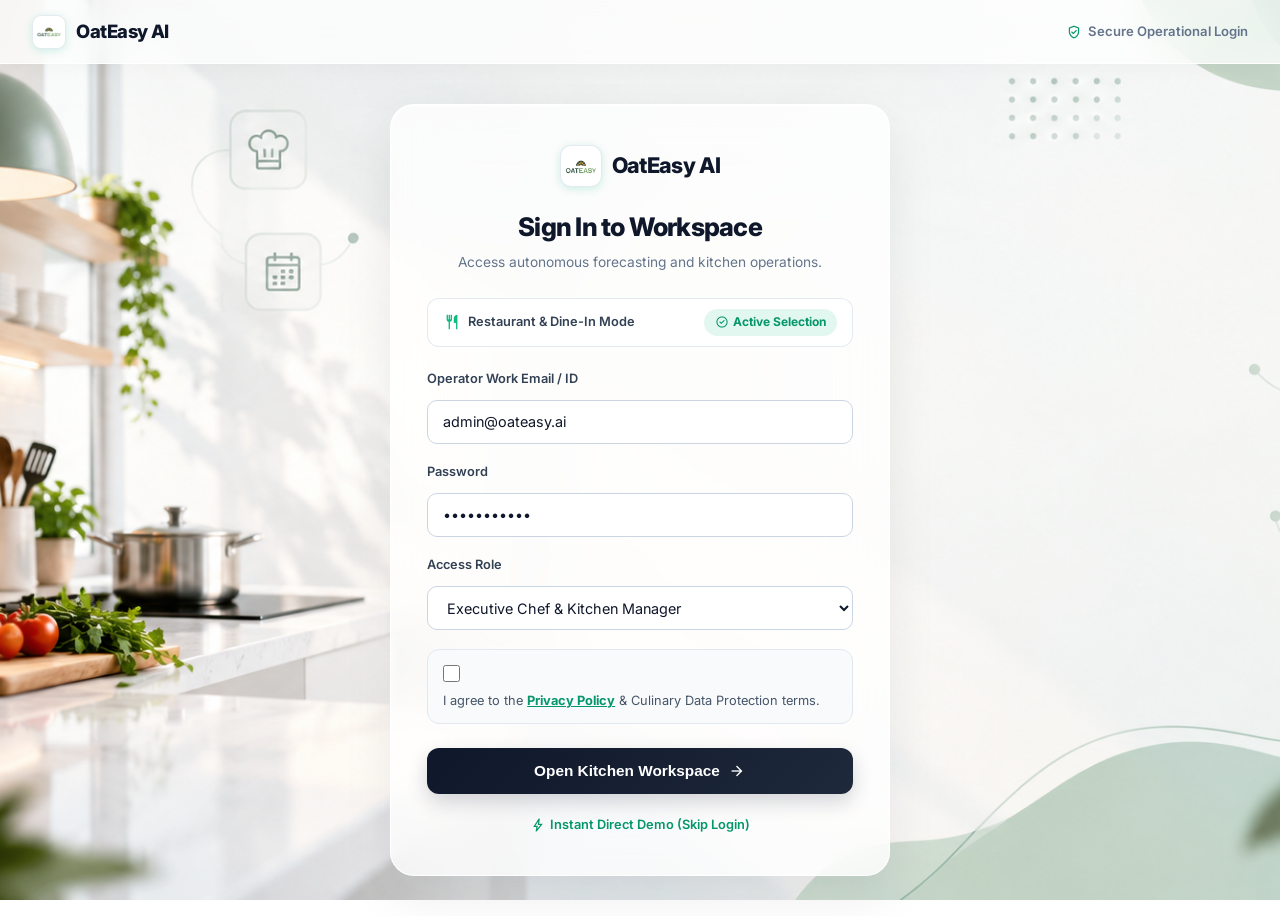
<file: static/login.html>
<!DOCTYPE html>
<html lang="en">

<head>
  <meta charset="utf-8" />
  <meta name="viewport" content="width=device-width, initial-scale=1.0" />
  <title>OatEasy — Operator Sign In</title>
  <meta name="description"
    content="Sign in to OatEasy Restaurant Intelligence Platform. Demo credentials pre-loaded for instant evaluation." />

  <link rel="preconnect" href="https://fonts.googleapis.com" />
  <link rel="preconnect" href="https://fonts.gstatic.com" crossorigin="" />
  <link href="https://fonts.googleapis.com/css2?family=Inter:wght@300;400;500;600;700;800&display=swap"
    rel="stylesheet" />
  <link
    href="https://fonts.googleapis.com/css2?family=Material+Symbols+Outlined:opsz,wght,FILL,GRAD@20..48,100..700,0..1,-50..200"
    rel="stylesheet" />
  <link rel="icon" type="image/png" href="/static/favicon.png"/>
  <link rel="shortcut icon" href="/static/favicon.ico"/>
  <link href="/static/styles.css?v=2.4" rel="stylesheet" />

  <style>
    *,
    *::before,
    *::after {
      box-sizing: border-box;
      margin: 0;
      padding: 0;
    }

    body {
      font-family: 'Inter', -apple-system, BlinkMacSystemFont, sans-serif;
      background: url('/static/login bg.png') no-repeat center center fixed !important;
      background-size: cover !important;
      color: #0f172a;
      min-height: 100vh;
      display: flex;
      flex-direction: column;
    }

    /* Minimal Navbar */
    .login-nav {
      height: 64px;
      padding: 0 2rem;
      display: flex;
      align-items: center;
      justify-content: space-between;
      border-bottom: 1px solid rgba(255, 255, 255, 0.85);
      background: rgba(255, 255, 255, 0.75);
      backdrop-filter: blur(20px) saturate(180%);
      -webkit-backdrop-filter: blur(20px) saturate(180%);
      box-shadow: 0 4px 20px rgba(15, 23, 42, 0.03);
    }

    .brand-group {
      display: flex;
      align-items: center;
      gap: 0.65rem;
      text-decoration: none;
      color: #0f172a;
    }

    .brand-icon-box {
      width: 34px;
      height: 34px;
      border-radius: 9px;
      background: linear-gradient(135deg, #10b981 0%, #06b6d4 100%);
      display: flex;
      align-items: center;
      justify-content: center;
      color: #fff;
      font-weight: 800;
      box-shadow: 0 4px 10px rgba(16, 185, 129, 0.25);
    }

    .brand-logo-img {
      width: 34px;
      height: 34px;
      object-fit: contain;
      border-radius: 9px;
      background: #ffffff;
      padding: 2px;
      border: 1px solid rgba(226, 232, 240, 0.9);
      box-shadow: 0 2px 8px rgba(16, 185, 129, 0.2);
      display: block;
    }

    .brand-title {
      font-size: 1.15rem;
      font-weight: 800;
      letter-spacing: -0.03em;
    }

    /* Login Box Container (Liquid Glass) */
    .login-main {
      flex: 1;
      display: flex;
      align-items: center;
      justify-content: center;
      padding: 2.5rem 1.5rem;
    }

    .login-card {
      width: 100%;
      max-width: 500px;
      background: rgba(255, 255, 255, 0.78);
      backdrop-filter: blur(24px) saturate(190%);
      -webkit-backdrop-filter: blur(24px) saturate(190%);
      border: 1px solid rgba(255, 255, 255, 0.9);
      border-radius: 24px;
      padding: 2.5rem 2.25rem;
      box-shadow:
        0 20px 50px rgba(15, 23, 42, 0.08),
        0 1px 3px rgba(0, 0, 0, 0.02),
        inset 0 1px 1px rgba(255, 255, 255, 0.95);
      position: relative;
      overflow: hidden;
    }

    .login-card::before {
      content: '';
      position: absolute;
      top: 0;
      left: 0;
      right: 0;
      height: 1px;
      background: linear-gradient(90deg, transparent, rgba(255, 255, 255, 0.95), transparent);
      pointer-events: none;
    }

    .login-brand-row {
      display: flex;
      align-items: center;
      justify-content: center;
      gap: 0.6rem;
      margin-bottom: 1.25rem;
    }

    .login-title {
      text-align: center;
      font-size: 1.6rem;
      font-weight: 800;
      color: #0f172a;
      letter-spacing: -0.03em;
      margin-bottom: 0.35rem;
    }

    .login-sub {
      text-align: center;
      font-size: 0.86rem;
      color: #64748b;
      margin-bottom: 1.5rem;
    }

    /* Selected Business Context */
    .business-context-pill {
      display: flex;
      align-items: center;
      justify-content: space-between;
      background: rgba(255, 255, 255, 0.7);
      backdrop-filter: blur(10px);
      padding: 0.65rem 0.95rem;
      border-radius: 12px;
      font-size: 0.8rem;
      font-weight: 600;
      color: #334155;
      margin-bottom: 1.35rem;
      border: 1px solid rgba(226, 232, 240, 0.9);
    }

    .context-left {
      display: flex;
      align-items: center;
      gap: 0.45rem;
    }

    /* Demo Credentials Banner */
    .demo-box {
      background: linear-gradient(135deg, #f0fdf4 0%, #ecfeff 100%);
      border: 1.5px dashed #6ee7b7;
      border-radius: 14px;
      padding: 0.95rem 1.1rem;
      margin-bottom: 1.5rem;
      display: flex;
      align-items: center;
      justify-content: space-between;
      gap: 0.75rem;
    }

    .demo-info {
      font-size: 0.78rem;
      color: #065f46;
      line-height: 1.45;
    }

    .demo-btn-chip {
      background: #059669;
      color: #ffffff;
      border: none;
      font-size: 0.76rem;
      font-weight: 700;
      padding: 0.45rem 0.85rem;
      border-radius: 8px;
      cursor: pointer;
      white-space: nowrap;
      transition: all 0.15s;
      box-shadow: 0 2px 6px rgba(5, 150, 105, 0.25);
    }

    .demo-btn-chip:hover {
      background: #047857;
      transform: scale(1.03);
    }

    /* Form Fields */
    .form-group {
      margin-bottom: 1.15rem;
    }

    .form-label {
      display: block;
      font-size: 0.8rem;
      font-weight: 600;
      color: #334155;
      margin-bottom: 0.4rem;
    }

    .form-input {
      width: 100%;
      height: 44px;
      padding: 0 0.95rem;
      font-size: 0.9rem;
      border: 1.5px solid #cbd5e1;
      border-radius: 10px;
      background: #ffffff;
      color: #0f172a;
      outline: none;
      transition: border-color 0.15s, box-shadow 0.15s;
    }

    .form-input:focus {
      border-color: #10b981;
      box-shadow: 0 0 0 3px rgba(16, 185, 129, 0.15);
    }

    .btn-login-submit {
      width: 100%;
      height: 46px;
      background: linear-gradient(135deg, #0f172a 0%, #1e293b 100%);
      color: #ffffff;
      border: none;
      border-radius: 12px;
      font-size: 0.96rem;
      font-weight: 700;
      cursor: pointer;
      transition: all 0.15s;
      display: flex;
      align-items: center;
      justify-content: center;
      gap: 0.5rem;
      margin-top: 1.5rem;
      box-shadow: 0 8px 20px rgba(15, 23, 42, 0.18);
    }

    .btn-login-submit:hover {
      background: #020617;
      transform: translateY(-1px);
      box-shadow: 0 12px 24px rgba(15, 23, 42, 0.25);
    }

    .login-footer-actions {
      margin-top: 1.35rem;
      display: flex;
      flex-direction: column;
      align-items: center;
      gap: 0.75rem;
      font-size: 0.8rem;
    }

    .link-subtle {
      color: #64748b;
      text-decoration: none;
      display: inline-flex;
      align-items: center;
      gap: 0.3rem;
    }

    .link-subtle:hover {
      color: #0f172a;
    }

    /* Privacy Policy Modal Styles */
    .privacy-modal-backdrop {
      position: fixed;
      inset: 0;
      z-index: 99999;
      background: rgba(15, 23, 42, 0.65);
      backdrop-filter: blur(10px);
      -webkit-backdrop-filter: blur(10px);
      display: none;
      align-items: center;
      justify-content: center;
      padding: 1.5rem;
      opacity: 0;
      transition: opacity 0.22s ease;
    }

    .privacy-modal-backdrop.active {
      display: flex;
      opacity: 1;
    }

    .privacy-modal-card {
      width: 100%;
      max-width: 640px;
      max-height: 85vh;
      background: #ffffff;
      border-radius: 24px;
      box-shadow: 0 25px 60px rgba(15, 23, 42, 0.25);
      border: 1px solid rgba(226, 232, 240, 0.9);
      display: flex;
      flex-direction: column;
      overflow: hidden;
      animation: privacyModalIn 0.25s cubic-bezier(0.16, 1, 0.3, 1);
    }

    @keyframes privacyModalIn {
      from {
        transform: scale(0.96) translateY(12px);
        opacity: 0;
      }

      to {
        transform: scale(1) translateY(0);
        opacity: 1;
      }
    }

    .privacy-modal-header {
      padding: 1.25rem 1.75rem;
      border-bottom: 1px solid #f1f5f9;
      display: flex;
      align-items: center;
      justify-content: space-between;
      background: #f8fafc;
    }

    .privacy-modal-title {
      font-size: 1.15rem;
      font-weight: 800;
      color: #0f172a;
      display: flex;
      align-items: center;
      gap: 0.5rem;
    }

    .privacy-modal-close {
      background: none;
      border: none;
      cursor: pointer;
      width: 32px;
      height: 32px;
      border-radius: 8px;
      display: flex;
      align-items: center;
      justify-content: center;
      color: #64748b;
      transition: all 0.15s;
    }

    .privacy-modal-close:hover {
      background: #e2e8f0;
      color: #0f172a;
    }

    .privacy-modal-body {
      padding: 1.75rem;
      overflow-y: auto;
      font-size: 0.88rem;
      line-height: 1.65;
      color: #334155;
    }

    .privacy-modal-body h4 {
      font-size: 0.95rem;
      font-weight: 700;
      color: #0f172a;
      margin-top: 1.15rem;
      margin-bottom: 0.35rem;
      display: flex;
      align-items: center;
      gap: 0.4rem;
    }

    .privacy-modal-body h4:first-child {
      margin-top: 0;
    }

    .privacy-modal-footer {
      padding: 1rem 1.75rem;
      border-top: 1px solid #f1f5f9;
      background: #f8fafc;
      display: flex;
      justify-content: flex-end;
    }

    .btn-modal-agree {
      background: linear-gradient(135deg, #10b981 0%, #059669 100%);
      color: #ffffff;
      border: none;
      border-radius: 10px;
      padding: 0.6rem 1.6rem;
      font-size: 0.88rem;
      font-weight: 700;
      cursor: pointer;
      transition: all 0.15s;
    }

    .btn-modal-agree:hover {
      background: #047857;
    }

    /* Mobile Enhancements (Scoped to max-width: 640px - Desktop unchanged) */
    @media (max-width: 640px) {
      .login-nav {
        height: 56px !important;
        padding: 0 1rem !important;
      }
      .login-nav > div:last-child span:not(.material-symbols-outlined) {
        display: none;
      }
      .login-main {
        padding: 1.25rem 0.85rem 2rem !important;
      }
      .login-card {
        padding: 1.5rem 1.15rem !important;
        border-radius: 20px !important;
        max-width: 100% !important;
      }
      .login-title {
        font-size: 1.4rem !important;
      }
      .login-sub {
        font-size: 0.8rem !important;
        margin-bottom: 1.15rem !important;
      }
      .business-context-pill {
        flex-direction: column !important;
        align-items: flex-start !important;
        gap: 0.4rem !important;
        padding: 0.6rem 0.8rem !important;
      }
      .demo-box {
        flex-direction: column !important;
        align-items: stretch !important;
        padding: 0.85rem !important;
        gap: 0.65rem !important;
      }
      .demo-btn-chip {
        width: 100% !important;
        height: 40px !important;
        display: flex !important;
        align-items: center !important;
        justify-content: center !important;
        font-size: 0.82rem !important;
      }
      .form-input {
        height: 46px !important;
        font-size: 16px !important;
        border-radius: 10px !important;
      }
      .btn-login-submit {
        height: 48px !important;
        font-size: 0.98rem !important;
      }
      .privacy-modal-box {
        width: 95% !important;
        max-height: 85vh !important;
      }
    }
  </style>
</head>

<body>

  <!-- Top Simple Navigation -->
  <header class="login-nav">
    <a href="/landing" class="brand-group">
      <img src="/static/logo.png" alt="OatEasy Logo" class="brand-logo-img" />
      <span class="brand-title">OatEasy AI</span>
    </a>
    <div style="font-size:0.82rem;color:#64748b;font-weight:600;display:flex;align-items:center;gap:0.35rem;">
      <span class="material-symbols-outlined" style="font-size:16px;color:#059669;">verified_user</span>
      <span>Secure Operational Login</span>
    </div>
  </header>

  <!-- Login Card Form -->
  <main class="login-main">
    <div class="login-card">

      <div class="login-brand-row">
        <img src="/static/logo.png" alt="OatEasy Logo" class="brand-logo-img"
          style="width:42px;height:42px;border-radius:11px;" />
        <span style="font-size:1.35rem;font-weight:800;color:#0f172a;letter-spacing:-0.03em;">OatEasy AI</span>
      </div>

      <h1 class="login-title">Sign In to Workspace</h1>
      <p class="login-sub">Access autonomous forecasting and kitchen operations.</p>

      <!-- Context pill showing selected business type (Locked badge) -->
      <div class="business-context-pill">
        <div class="context-left">
          <span class="material-symbols-outlined" id="contextIcon"
            style="font-size:18px;color:#10b981;">restaurant</span>
          <span id="loginKitchenLabel">Restaurant &amp; Dine-In Selected</span>
        </div>
        <span
          style="display:inline-flex;align-items:center;gap:0.3rem;font-size:0.75rem;font-weight:700;color:#059669;background:rgba(16,185,129,0.12);padding:0.25rem 0.65rem;border-radius:9999px;">
          <span class="material-symbols-outlined" style="font-size:14px;">check_circle</span> Active Selection
        </span>
      </div>



      <!-- Auth Form -->
      <form id="loginForm" onsubmit="handleLoginSubmit(event)">
        <div class="form-group">
          <label class="form-label">Operator Work Email / ID</label>
          <input type="email" id="loginEmail" class="form-input" value="admin@oateasy.ai" required
            placeholder="chef@restaurant.com" />
        </div>

        <div class="form-group">
          <label class="form-label">Password</label>
          <input type="password" id="loginPassword" class="form-input" value="oateasy2026" required
            placeholder="••••••••••••" />
        </div>

        <div class="form-group">
          <label class="form-label">Access Role</label>
          <select class="form-input" style="cursor:pointer;" id="loginRole">
            <option value="chef">Executive Chef &amp; Kitchen Manager</option>
            <option value="director">Operations Director</option>
            <option value="storekeeper">Storekeeper &amp; Purchase Lead</option>
          </select>
        </div>

        <div class="form-group"
          style="display:flex;align-items:flex-start;gap:0.65rem;margin-top:1.15rem;margin-bottom:0.85rem;background:#f8fafc;padding:0.75rem 0.95rem;border-radius:12px;border:1px solid #e2e8f0;">
          <input type="checkbox" id="loginPrivacyCheckbox" required
            style="margin-top:0.2rem;cursor:pointer;accent-color:#10b981;width:17px;height:17px;" />
          <label for="loginPrivacyCheckbox"
            style="font-size:0.8rem;color:#475569;line-height:1.45;cursor:pointer;user-select:none;">
            I agree to the <a href="javascript:void(0)" onclick="openPrivacyModal()"
              style="color:#059669;font-weight:700;text-decoration:underline;">Privacy Policy</a> &amp; Culinary Data
            Protection terms.
          </label>
        </div>

        <button type="submit" class="btn-login-submit" id="btnSubmitLogin">
          <span>Open Kitchen Workspace</span>
          <span class="material-symbols-outlined" style="font-size:18px;">arrow_forward</span>
        </button>

        <div class="login-footer-actions">
          <a href="/app"
            style="color:#059669;font-weight:600;text-decoration:none;display:flex;align-items:center;gap:0.3rem;">
            <span class="material-symbols-outlined" style="font-size:16px;">bolt</span> Instant Direct Demo (Skip Login)
          </a>
        </div>
      </form>

    </div>
  </main>

  <!-- Privacy Policy Popup Modal -->
  <div id="privacyPolicyModal" class="privacy-modal-backdrop" onclick="if(event.target===this)closePrivacyModal()">
    <div class="privacy-modal-card" role="dialog" aria-modal="true" aria-labelledby="privacyTitle">
      <div class="privacy-modal-header">
        <div class="privacy-modal-title" id="privacyTitle">
          <span class="material-symbols-outlined" style="color:#059669;font-size:22px;">verified_user</span>
          <span>OatEasy AI OS — Privacy &amp; Data Protection Policy</span>
        </div>
        <button type="button" class="privacy-modal-close" onclick="closePrivacyModal()" aria-label="Close modal">
          <span class="material-symbols-outlined" style="font-size:20px;">close</span>
        </button>
      </div>

      <div class="privacy-modal-body">
        <p style="margin-bottom:1rem;color:#64748b;font-size:0.8rem;">
          <strong>Effective Date:</strong> January 2026 · Compliant with ISO/IEC 27001, GDPR &amp; Commercial Culinary
          Standards
        </p>

        <h4>
          <span class="material-symbols-outlined" style="font-size:18px;color:#059669;">security</span>
          1. Commercial Kitchen Data Confidentiality
        </h4>
        <p>
          OatEasy AI operates on strict enterprise privacy principles. Your restaurant's proprietary recipes, sales
          covers, ingredient unit costs, vendor pricing negotiations, and dish profit margins are strictly confidential
          and encrypted with military-grade AES-256.
        </p>

        <h4>
          <span class="material-symbols-outlined" style="font-size:18px;color:#059669;">model_training</span>
          2. Machine Learning Telemetry &amp; Isolation
        </h4>
        <p>
          Neural demand forecasting curves and perishable expiry risk algorithms are containerized per organization.
          OatEasy AI never shares, pools, or exposes your operational data to competitor restaurants, third-party
          brokers, or external advertising networks.
        </p>

        <h4>
          <span class="material-symbols-outlined" style="font-size:18px;color:#059669;">sync_lock</span>
          3. POS &amp; Inventory Integration Security
        </h4>
        <p>
          When you connect Point-of-Sale (POS) systems, kitchen display units (KDS), or digital weighing scales,
          communications are secured through TLS 1.3 encrypted tunnels with automated API token rotation and zero
          credential exposure.
        </p>

        <h4>
          <span class="material-symbols-outlined" style="font-size:18px;color:#059669;">shield_person</span>
          4. Staff &amp; Operator Access Governance
        </h4>
        <p>
          Role-Based Access Control (RBAC) ensures Executive Chefs, Storekeepers, and General Managers only access
          workflows relevant to their duty stations. Every purchase order approval, inventory audit, and waste write-off
          is logged in an immutable audit trail.
        </p>

        <h4>
          <span class="material-symbols-outlined" style="font-size:18px;color:#059669;">delete_forever</span>
          5. Data Ownership &amp; 1-Click Export
        </h4>
        <p>
          You retain 100% intellectual property ownership of your culinary and sales data. You may download complete
          historical CSV/JSON backups or request complete data deletion at any time via your account dashboard.
        </p>
      </div>

      <div class="privacy-modal-footer">
        <button type="button" class="btn-modal-agree" onclick="agreeAndClosePrivacyModal()">
          <span>Accept &amp; Continue</span>
        </button>
      </div>
    </div>
  </div>

  <script>
    function updateContextPill() {
      const type = localStorage.getItem('oateasy_kitchen_type') || 'restaurant';
      const name = localStorage.getItem('oateasy_kitchen_name') || 'Restaurant & Dine-In';

      const labelEl = document.getElementById('loginKitchenLabel');
      const iconEl = document.getElementById('contextIcon');

      const icons = {
        hotel: 'hotel',
        restaurant: 'restaurant',
        hostelmess: 'apartment',
        cloudkitchen: 'cloud_queue'
      };

      if (labelEl) labelEl.textContent = name + ' Mode';
      if (iconEl) iconEl.textContent = icons[type] || 'restaurant';
    }

    function fillDemoCredentials() {
      document.getElementById('loginEmail').value = 'admin@oateasy.ai';
      document.getElementById('loginPassword').value = 'oateasy2026';

      const btn = document.querySelector('.demo-btn-chip');
      if (btn) {
        btn.textContent = '✓ Pre-filled';
        btn.style.background = '#047857';
        setTimeout(() => { btn.textContent = 'Auto-Fill Demo'; btn.style.background = '#059669'; }, 2000);
      }
    }

    function handleLoginSubmit(e) {
      if (e) e.preventDefault();
      const checkbox = document.getElementById('loginPrivacyCheckbox');
      if (checkbox && !checkbox.checked) {
        alert('Please agree to the Privacy Policy before proceeding to Workspace.');
        checkbox.focus();
        return;
      }
      const role = document.getElementById('loginRole').value;
      localStorage.setItem('oateasy_operator_role', role);
      localStorage.setItem('oateasy_authenticated', '1');
      window.location.href = '/app';
    }

    // Privacy Policy Popup Modal Controller
    window.openPrivacyModal = function () {
      const modal = document.getElementById('privacyPolicyModal');
      if (modal) {
        modal.classList.add('active');
        document.body.style.overflow = 'hidden';
      }
    };

    window.closePrivacyModal = function () {
      const modal = document.getElementById('privacyPolicyModal');
      if (modal) {
        modal.classList.remove('active');
        document.body.style.overflow = '';
      }
    };

    window.agreeAndClosePrivacyModal = function () {
      const checkbox = document.getElementById('loginPrivacyCheckbox');
      if (checkbox) checkbox.checked = true;
      window.closePrivacyModal();
    };

    document.addEventListener('keydown', (e) => {
      if (e.key === 'Escape') window.closePrivacyModal();
    });

    window.addEventListener('DOMContentLoaded', updateContextPill);
  </script>
</body>

</html>
</file>
<file: static/styles.css>
/* ==========================================================================

   OatEasy — Minimal Clean Design System

   Monochromatic — Structured — Scrollytelling

   ========================================================================== */



@import url('https://fonts.googleapis.com/css2?family=Inter:wght@300;400;500;600;700&display=swap');



:root {

  --font-sans: 'Inter', -apple-system, BlinkMacSystemFont, sans-serif;



  --bg:         #f7f8fa;

  --bg-card:    #ffffff;

  --bg-row:     #fbfcfd;

  --bg-subtle:  #f1f3f6;



  --border:     #e4e7ec;

  --border-light: #edf0f4;



  --text-1:     #111827;

  --text-2:     #374151;

  --text-3:     #6b7280;

  --text-4:     #9ca3af;



  --accent:     #111827;

  --accent-soft: rgba(17, 24, 39, 0.07);



  --danger:     #dc2626;

  --danger-soft: rgba(220, 38, 38, 0.07);



  --warn:       #d97706;

  --warn-soft:  rgba(217, 119, 6, 0.08);



  --success:    #16a34a;

  --success-soft: rgba(22, 163, 74, 0.08);



  --radius-sm: 6px;

  --radius-md: 10px;

  --radius-lg: 14px;

  --radius-pill: 9999px;



  --shadow-xs: 0 1px 2px rgba(0,0,0,0.04);

  --shadow-sm: 0 1px 4px rgba(0,0,0,0.06), 0 1px 2px rgba(0,0,0,0.04);

  --shadow-md: 0 4px 12px rgba(0,0,0,0.07), 0 1px 3px rgba(0,0,0,0.04);

}



*, *::before, *::after { box-sizing: border-box; margin: 0; padding: 0; }

html { scroll-behavior: smooth; }



body {
  font-family: var(--font-sans);
  background-color: #f8fafc;
  background-image: url('/static/bg.png');
  background-repeat: no-repeat;
  background-position: center center;
  background-size: cover;
  background-attachment: fixed;
  color: var(--text-2);
  line-height: 1.55;
  -webkit-font-smoothing: antialiased;
  min-height: 100vh;
  overflow-x: hidden;
}



::-webkit-scrollbar { width: 6px; height: 6px; }

::-webkit-scrollbar-track { background: transparent; }

::-webkit-scrollbar-thumb { background: #d1d5db; border-radius: var(--radius-pill); }

::-webkit-scrollbar-thumb:hover { background: #9ca3af; }



/* HEADER */

.site-header {

  position: sticky; top: 0; z-index: 50;

  background: rgba(247, 248, 250, 0.94);

  backdrop-filter: blur(20px);

  -webkit-backdrop-filter: blur(20px);

  border-bottom: 1px solid var(--border);

}

.header-inner { max-width: 1280px; margin: 0 auto; padding: 0 1.5rem; }

.header-row1 {

  display: flex; align-items: center;

  justify-content: space-between; height: 56px; gap: 1rem;

}

.brand { display: flex; align-items: center; gap: 0.65rem; cursor: pointer; text-decoration: none; }

.brand-logo-img,
.landing-logo-img {
  width: 34px;
  height: 34px;
  object-fit: contain;
  border-radius: 9px;
  background: #ffffff;
  padding: 2px;
  border: 1px solid rgba(226, 232, 240, 0.9);
  box-shadow: 0 2px 8px rgba(16, 185, 129, 0.2);
  display: block;
}

.brand-icon {

  width: 32px; height: 32px; background: var(--accent); color: #fff;

  border-radius: var(--radius-sm); display: flex; align-items: center; justify-content: center; font-size: 16px;

}

.brand-name { font-size: 1rem; font-weight: 700; color: var(--text-1); letter-spacing: -0.02em; }

.brand-sub { font-size: 0.65rem; font-weight: 600; color: var(--text-3); text-transform: uppercase; letter-spacing: 0.06em; }

.status-pill {

  display: inline-flex; align-items: center; gap: 0.4rem; font-size: 0.72rem; font-weight: 600;

  color: var(--success); background: var(--success-soft); border: 1px solid rgba(22,163,74,0.18);

  padding: 0.2rem 0.6rem; border-radius: var(--radius-pill);

}

.status-dot { width: 6px; height: 6px; border-radius: 50%; background: var(--success); animation: blink 2s ease-in-out infinite; }

@keyframes blink { 0%,100% { opacity:1; } 50% { opacity:0.4; } }

.header-actions { display: flex; align-items: center; gap: 0.5rem; }

.rest-select {

  font-family: var(--font-sans); font-size: 0.8rem; font-weight: 500;

  height: 34px; padding: 0 0.75rem; border: 1px solid var(--border);

  border-radius: var(--radius-sm); background: var(--bg-card); color: var(--text-1);

  outline: none; cursor: pointer; transition: border-color 0.15s;

}

.rest-select:focus { border-color: var(--accent); }



/* BUTTONS */

.btn {

  display: inline-flex; align-items: center; gap: 0.35rem;

  font-family: var(--font-sans); font-size: 0.8rem; font-weight: 600;

  height: 34px; padding: 0 0.9rem; border-radius: var(--radius-sm);

  border: 1px solid transparent; cursor: pointer;

  transition: all 0.15s cubic-bezier(0.16,1,0.3,1); white-space: nowrap;

}

.btn:active { transform: scale(0.98); }

.btn-primary { background: var(--accent); color: #fff; }

.btn-primary:hover { opacity: 0.88; }

.btn-ghost { background: transparent; color: var(--text-3); }

.btn-ghost:hover { background: var(--bg-subtle); color: var(--text-1); }

.btn-outline { background: var(--bg-card); color: var(--text-2); border-color: var(--border); }

.btn-outline:hover { border-color: var(--text-3); }

.btn-danger-outline { background: transparent; color: var(--danger); border-color: rgba(220,38,38,0.25); }

.btn-danger-outline:hover { background: var(--danger-soft); }

.btn-sm { height: 28px; padding: 0 0.65rem; font-size: 0.75rem; }

.btn-icon { width: 34px; padding: 0; justify-content: center; }



/* TAB BAR */

.tab-bar {

  display: flex; align-items: center; border-top: 1px solid var(--border-light);

  overflow-x: auto; scrollbar-width: none;

}

.tab-bar::-webkit-scrollbar { display: none; }

.tab-btn {

  display: inline-flex; align-items: center; gap: 0.4rem;

  padding: 0 1rem; height: 40px; font-size: 0.82rem; font-weight: 500;

  color: var(--text-3); background: transparent; border: none;

  border-bottom: 2px solid transparent; cursor: pointer;

  transition: color 0.15s, border-color 0.15s; white-space: nowrap;

}

.tab-btn:hover { color: var(--text-1); }

.tab-btn.active { color: var(--text-1); font-weight: 600; border-bottom-color: var(--text-1); }

.tab-badge {

  display: inline-flex; align-items: center; justify-content: center;

  min-width: 18px; height: 18px; padding: 0 5px; font-size: 0.65rem;

  font-weight: 700; border-radius: var(--radius-pill); background: var(--warn); color: #fff;

}



/* LAYOUT */

.main-wrap { max-width: 1280px; margin: 0 auto; padding: 2rem 1.5rem 4rem; }



/* TAB TRANSITIONS */

.tab-content { display: none; opacity: 0; }

.tab-content.active { display: block; animation: tabIn 0.3s cubic-bezier(0.16,1,0.3,1) forwards; }

@keyframes tabIn {

  from { opacity:0; transform: translateY(10px); }

  to   { opacity:1; transform: translateY(0); }

}



/* SCROLLYTELLING */

.scroll-reveal {

  opacity: 0; transform: translateY(24px);

  transition: opacity 0.55s cubic-bezier(0.16,1,0.3,1), transform 0.55s cubic-bezier(0.16,1,0.3,1);

}

.scroll-reveal.in-view { opacity: 1; transform: translateY(0); }

.scroll-reveal.delay-1 { transition-delay: 0.08s; }

.scroll-reveal.delay-2 { transition-delay: 0.16s; }

.scroll-reveal.delay-3 { transition-delay: 0.24s; }

.scroll-reveal.delay-4 { transition-delay: 0.32s; }



/* PAGE HEADER */

.page-header { display: flex; align-items: flex-start; justify-content: space-between; gap: 1rem; margin-bottom: 1.75rem; flex-wrap: wrap; }

.page-title { font-size: 1.45rem; font-weight: 700; color: var(--text-1); letter-spacing: -0.025em; line-height: 1.2; }

.page-sub { font-size: 0.82rem; color: var(--text-3); margin-top: 0.2rem; }

.page-actions { display: flex; align-items: center; gap: 0.5rem; flex-shrink: 0; }



/* KPI GRID */

.kpi-grid { display: grid; grid-template-columns: repeat(auto-fit, minmax(210px, 1fr)); gap: 1rem; margin-bottom: 1.5rem; }

.kpi-card {

  background: var(--bg-card); border: 1px solid var(--border);

  border-radius: var(--radius-md); padding: 1.25rem;

  box-shadow: var(--shadow-xs); transition: box-shadow 0.2s, transform 0.2s;

}

.kpi-card:hover { box-shadow: var(--shadow-md); transform: translateY(-2px); }

.kpi-label { font-size: 0.7rem; font-weight: 600; color: var(--text-3); text-transform: uppercase; letter-spacing: 0.06em; }

.kpi-value { font-size: 2rem; font-weight: 700; color: var(--text-1); letter-spacing: -0.04em; line-height: 1.1; margin: 0.35rem 0; }

.kpi-value.danger { color: var(--danger); }

.kpi-value.success { color: var(--success); }

.kpi-foot { font-size: 0.72rem; color: var(--text-3); display: flex; align-items: center; justify-content: space-between; }

.kpi-trend { display: inline-flex; align-items: center; gap: 0.2rem; font-size: 0.72rem; font-weight: 600; }

.kpi-trend.up { color: var(--success); }

.kpi-trend.down { color: var(--danger); }



/* PRIORITY BANNER */

.priority-banner {

  background: var(--bg-card); border: 1px solid var(--border);

  border-left: 3px solid var(--warn); border-radius: var(--radius-md);

  padding: 1.1rem 1.35rem; margin-bottom: 1.5rem;

  display: flex; align-items: center; justify-content: space-between;

  gap: 1rem; flex-wrap: wrap; box-shadow: var(--shadow-xs);

}

.priority-tag { font-size: 0.67rem; font-weight: 700; text-transform: uppercase; letter-spacing: 0.07em; color: var(--warn); margin-bottom: 0.15rem; }

.priority-title { font-size: 0.95rem; font-weight: 600; color: var(--text-1); }

.priority-sub { font-size: 0.8rem; color: var(--text-3); margin-top: 0.1rem; }

.priority-cost { font-size: 1.25rem; font-weight: 700; color: var(--danger); letter-spacing: -0.03em; white-space: nowrap; }



/* CARD */

.card { background: var(--bg-card); border: 1px solid var(--border); border-radius: var(--radius-md); box-shadow: var(--shadow-xs); overflow: hidden; }

.card-header { display: flex; align-items: center; justify-content: space-between; padding: 0.85rem 1.25rem; border-bottom: 1px solid var(--border-light); }

.card-title { font-size: 0.88rem; font-weight: 600; color: var(--text-1); display: flex; align-items: center; gap: 0.5rem; }

.card-link { font-size: 0.75rem; font-weight: 600; color: var(--text-3); text-decoration: none; display: flex; align-items: center; gap: 0.2rem; transition: color 0.15s; background: none; border: none; cursor: pointer; font-family: var(--font-sans); }

.card-link:hover { color: var(--text-1); }

.two-col { display: grid; grid-template-columns: 1fr 1fr; gap: 1rem; margin-bottom: 1.5rem; }

@media (max-width: 860px) { .two-col { grid-template-columns: 1fr; } }



/* DEMAND CHART */

.chart-card { margin-bottom: 1.5rem; }

.chart-bars { display: flex; align-items: flex-end; gap: 4px; height: 72px; padding: 0 1.25rem; }

.chart-bar-col { flex: 1; min-width: 14px; display: flex; flex-direction: column; align-items: center; height: 100%; justify-content: flex-end; }

.chart-bar { width: 100%; background: var(--border); border-radius: 3px 3px 0 0; position: relative; transition: background 0.2s; min-height: 4px; }

.chart-bar-fill { position: absolute; bottom: 0; left: 0; right: 0; background: var(--accent); border-radius: 3px 3px 0 0; opacity: 0.65; min-height: 4px; }

.chart-bar-col:hover .chart-bar { background: var(--bg-subtle); }

.chart-bar-col:hover .chart-bar-fill { opacity: 1; }

.chart-labels { display: flex; justify-content: space-between; padding: 0.4rem 1.25rem 1rem; font-size: 0.65rem; color: var(--text-4); }



/* ACCORDION ROWS */

.acc-list { border-top: 1px solid var(--border-light); }

.acc-item { border-bottom: 1px solid var(--border-light); }

.acc-trigger {

  width: 100%; display: flex; align-items: center; justify-content: space-between;

  padding: 0.85rem 1.25rem; background: none; border: none; cursor: pointer;

  font-family: var(--font-sans); text-align: left; transition: background 0.15s; gap: 0.75rem;

}

.acc-trigger:hover { background: var(--bg-row); }

.acc-trigger-left { display: flex; align-items: center; gap: 0.75rem; flex: 1; min-width: 0; }

.acc-name { font-size: 0.85rem; font-weight: 600; color: var(--text-1); white-space: nowrap; overflow: hidden; text-overflow: ellipsis; }

.acc-meta { font-size: 0.75rem; color: var(--text-3); white-space: nowrap; }

.acc-trigger-right { display: flex; align-items: center; gap: 0.65rem; flex-shrink: 0; }

.acc-chevron { width: 16px; height: 16px; color: var(--text-4); transition: transform 0.2s; flex-shrink: 0; }

.acc-item.open .acc-chevron { transform: rotate(180deg); }

.acc-body { display: none; padding: 0 1.25rem 1rem; background: var(--bg-row); border-top: 1px solid var(--border-light); }

.acc-item.open .acc-body { display: block; }

.acc-detail-grid { display: grid; grid-template-columns: repeat(auto-fill, minmax(150px, 1fr)); gap: 0.75rem 1.25rem; padding: 0.85rem 0; }

.acc-detail-label { font-size: 0.67rem; font-weight: 600; text-transform: uppercase; letter-spacing: 0.05em; color: var(--text-4); margin-bottom: 0.15rem; }

.acc-detail-value { font-size: 0.85rem; font-weight: 500; color: var(--text-1); }

.acc-detail-value.danger { color: var(--danger); }

.acc-detail-value.warn { color: var(--warn); }

.acc-detail-value.success { color: var(--success); }

.acc-body-actions { display: flex; align-items: center; gap: 0.5rem; padding-top: 0.65rem; border-top: 1px solid var(--border-light); margin-top: 0.5rem; }



/* BADGES */

.badge { display: inline-flex; align-items: center; padding: 0.18rem 0.5rem; font-size: 0.68rem; font-weight: 700; border-radius: var(--radius-pill); letter-spacing: 0.03em; white-space: nowrap; }

.badge-danger  { background: var(--danger-soft); color: var(--danger); }

.badge-warn    { background: var(--warn-soft); color: var(--warn); }

.badge-success { background: var(--success-soft); color: var(--success); }

.badge-neutral { background: var(--bg-subtle); color: var(--text-3); }

.badge-dark    { background: var(--accent-soft); color: var(--accent); }



/* FILTER ROW */

.filter-row { display: flex; align-items: center; gap: 0.5rem; margin-bottom: 1rem; flex-wrap: wrap; }

.search-input-wrap { display: flex; align-items: center; gap: 0.4rem; background: var(--bg-card); border: 1px solid var(--border); border-radius: var(--radius-sm); padding: 0 0.75rem; height: 34px; flex: 1; max-width: 320px; }

.search-input-wrap input { border: none; background: transparent; outline: none; font-family: var(--font-sans); font-size: 0.8rem; color: var(--text-1); width: 100%; }

.search-input-wrap input::placeholder { color: var(--text-4); }

.form-select { font-family: var(--font-sans); font-size: 0.8rem; font-weight: 500; height: 34px; padding: 0 0.75rem; border: 1px solid var(--border); border-radius: var(--radius-sm); background: var(--bg-card); color: var(--text-1); outline: none; cursor: pointer; }

.form-select:focus { border-color: var(--accent); }



/* STAT STRIP */

.stat-strip { display: flex; gap: 1.5rem; align-items: center; flex-wrap: wrap; margin-bottom: 1.5rem; }

.stat-label { font-size: 0.67rem; font-weight: 600; text-transform: uppercase; letter-spacing: 0.06em; color: var(--text-4); }

.stat-val { font-size: 1.5rem; font-weight: 700; color: var(--text-1); letter-spacing: -0.03em; line-height: 1.1; }

.stat-val.success { color: var(--success); }

.stat-val.danger { color: var(--danger); }



/* ACTION DOT STATES */

.action-status-dot { width: 8px; height: 8px; border-radius: 50%; flex-shrink: 0; }

.dot-pending   { background: var(--warn); }

.dot-completed { background: var(--success); }

.dot-deferred  { background: #9ca3af; }

.dot-dismissed { background: #d1d5db; }



/* PROGRESS BARS */

.progress-bar-wrap { display: flex; flex-direction: column; gap: 0.75rem; }

.progress-meta { display: flex; justify-content: space-between; font-size: 0.75rem; margin-bottom: 0.3rem; }

.progress-label { font-weight: 500; color: var(--text-2); }

.progress-value { font-weight: 700; color: var(--danger); }

.progress-track { width: 100%; height: 5px; background: var(--border); border-radius: var(--radius-pill); overflow: hidden; }

.progress-fill { height: 100%; background: var(--danger); border-radius: var(--radius-pill); transition: width 0.7s cubic-bezier(0.16,1,0.3,1); }



/* TREND BARS */

.trend-wrap { display: flex; align-items: flex-end; gap: 3px; height: 140px; padding: 1rem 1.25rem 0.25rem; overflow-x: auto; }

.trend-col { flex: 1; min-width: 18px; display: flex; flex-direction: column; align-items: center; height: 100%; justify-content: flex-end; cursor: pointer; }

.trend-bar { width: 100%; background: var(--border); border-radius: 3px 3px 0 0; transition: background 0.2s; min-height: 4px; }

.trend-col:hover .trend-bar { background: var(--text-3); }

.trend-date { font-size: 0.58rem; color: var(--text-4); margin-top: 4px; writing-mode: vertical-rl; transform: rotate(180deg); height: 24px; }



/* BENCHMARK GRID */

.benchmark-grid { display: grid; grid-template-columns: repeat(auto-fit, minmax(260px,1fr)); gap: 1rem; margin-bottom: 1.5rem; }

.metric-row { display: flex; justify-content: space-between; align-items: center; padding: 0.5rem 0; border-bottom: 1px solid var(--border-light); font-size: 0.8rem; }

.metric-row:last-child { border-bottom: none; }

.metric-key { color: var(--text-3); }

.metric-val { font-weight: 600; color: var(--text-1); }

.metric-val.success { color: var(--success); }

.metric-val.danger  { color: var(--danger); }



/* MODALS */

.modal-backdrop { position: fixed; inset: 0; background: rgba(17,24,39,0.35); backdrop-filter: blur(8px); -webkit-backdrop-filter: blur(8px); display: flex; align-items: center; justify-content: center; z-index: 200; padding: 1rem; }

.modal-box { background: var(--bg-card); border: 1px solid var(--border); border-radius: var(--radius-lg); box-shadow: var(--shadow-md); width: 100%; max-width: 440px; overflow: hidden; animation: modalIn 0.2s cubic-bezier(0.16,1,0.3,1); }

@keyframes modalIn { from { opacity:0; transform: scale(0.97) translateY(8px); } to { opacity:1; transform: scale(1) translateY(0); } }

.modal-header { display: flex; align-items: center; justify-content: space-between; padding: 1rem 1.25rem; border-bottom: 1px solid var(--border-light); }

.modal-title { font-size: 0.95rem; font-weight: 700; color: var(--text-1); }

.modal-body { padding: 1.25rem; display: flex; flex-direction: column; gap: 0.85rem; }

.modal-footer { padding: 0.85rem 1.25rem; background: var(--bg-subtle); border-top: 1px solid var(--border-light); display: flex; justify-content: flex-end; gap: 0.5rem; }

.form-group { display: flex; flex-direction: column; gap: 0.3rem; }

.form-label { font-size: 0.75rem; font-weight: 600; color: var(--text-3); }

.form-input, .form-select-full { font-family: var(--font-sans); font-size: 0.82rem; height: 36px; padding: 0 0.75rem; border: 1px solid var(--border); border-radius: var(--radius-sm); background: var(--bg-card); color: var(--text-1); outline: none; width: 100%; transition: border-color 0.15s; }

.form-input:focus, .form-select-full:focus { border-color: var(--accent); }



/* TOAST */

.toast { position: fixed; bottom: 1.5rem; right: 1.5rem; background: var(--text-1); color: #fff; padding: 0.7rem 1.15rem; border-radius: var(--radius-sm); font-size: 0.82rem; font-weight: 500; box-shadow: var(--shadow-md); z-index: 300; animation: toastIn 0.25s ease; }

@keyframes toastIn { from { opacity:0; transform: translateY(12px); } to { opacity:1; transform: translateY(0); } }



/* FOOTER */

.site-footer { border-top: 1px solid var(--border); background: var(--bg-card); padding: 1rem 1.5rem; }

.footer-inner { max-width: 1280px; margin: 0 auto; display: flex; align-items: center; justify-content: space-between; font-size: 0.75rem; color: var(--text-3); }



.disclaimer { margin-top: 1.25rem; padding: 0.65rem 1rem; border-radius: var(--radius-sm); background: var(--bg-subtle); border: 1px solid var(--border-light); font-size: 0.75rem; color: var(--text-3); }



.section-gap { margin-bottom: 1.5rem; }

.hr-light { border: none; border-top: 1px solid var(--border-light); margin: 1.25rem 0; }



@media (max-width: 640px) {

  .kpi-grid { grid-template-columns: 1fr 1fr; }

  .page-title { font-size: 1.2rem; }

  .main-wrap { padding: 1.25rem 1rem 3rem; }

}

@media (max-width: 400px) {

  .kpi-grid { grid-template-columns: 1fr; }

}





/* ==========================================================================

   LIGHT MINIMAL APP SYSTEM STRIP & TEXTURE

   ========================================================================== */

.app-system-bar {

  background: #ffffff;

  color: #64748b;

  font-size: 0.72rem;

  font-weight: 500;

  letter-spacing: 0.02em;

  padding: 0.35rem 1.5rem;

  display: flex;

  align-items: center;

  justify-content: space-between;

  border-bottom: 1px solid #e2e8f0;

  box-shadow: 0 1px 2px rgba(0,0,0,0.02);

}

.app-system-bar .sys-pill {

  display: inline-flex;

  align-items: center;

  gap: 0.4rem;

  color: #059669;

  font-weight: 600;

  background: #ecfdf5;

  padding: 0.15rem 0.6rem;

  border-radius: var(--radius-pill);

  border: 1px solid #a7f3d0;

}

.app-system-bar .sys-dot {

  width: 6px;

  height: 6px;

  border-radius: 50%;

  background: #10b981;

  box-shadow: 0 0 6px rgba(16, 185, 129, 0.6);

}

.app-system-bar .replay-btn {

  background: #f8fafc;

  border: 1px solid #cbd5e1;

  color: #334155;

  border-radius: 6px;

  padding: 0.2rem 0.65rem;

  font-size: 0.7rem;

  font-weight: 600;

  cursor: pointer;

  display: inline-flex;

  align-items: center;

  gap: 0.35rem;

  transition: all 0.15s ease;

}

.app-system-bar .replay-btn:hover {

  background: #ffffff;

  border-color: #10b981;

  color: #059669;

  box-shadow: 0 2px 4px rgba(0,0,0,0.04);

}

.btn:active, .tab-btn:active, .rest-select:active {

  transform: scale(0.97);

}

.kpi-card, .chart-card, .table-card, .action-card, .plan-card {

  box-shadow: 0 1px 3px rgba(0,0,0,0.03), 0 8px 24px -4px rgba(0,0,0,0.05), inset 0 1px 0 rgba(255,255,255,0.8);

  border: 1px solid rgba(226, 232, 240, 0.9);

  transition: transform 0.2s cubic-bezier(0.16, 1, 0.3, 1), box-shadow 0.2s ease, border-color 0.2s ease;

}

.kpi-card:hover {

  transform: translateY(-2px);

  box-shadow: 0 4px 6px -1px rgba(0,0,0,0.05), 0 14px 28px -4px rgba(0,0,0,0.07);

}



/* ==========================================================================

   LIGHT MINIMAL APP LAUNCH SCREEN (3-SECOND STARTUP SYMBOL)

   1. INITIAL APP LAUNCH SCREEN (Video Experience)
   ========================================================================== */

.app-launch-screen {
  position: fixed;
  top: 0;
  left: 0;
  width: 100vw;
  height: 100vh;
  width: 100dvw;
  height: 100dvh;
  z-index: 999999;
  background: #f6f1e3;
  display: flex;
  align-items: center;
  justify-content: center;
  overflow: hidden;
  user-select: none;
  transition: opacity 0.65s cubic-bezier(0.16, 1, 0.3, 1), transform 0.65s cubic-bezier(0.16, 1, 0.3, 1), visibility 0.65s;
}

.app-launch-screen.launch-complete {
  opacity: 0;
  transform: scale(1.02);
  pointer-events: none;
  visibility: hidden;
}

.launch-video {
  position: absolute;
  top: 0;
  left: 0;
  width: 100%;
  height: 100%;
  object-fit: cover;
  object-position: center center;
  display: block;
}

@media (max-aspect-ratio: 1/1) {
  .launch-video {
    object-fit: contain;
  }
}

.btn-skip-video {
  position: absolute;
  top: 1.25rem;
  right: 1.25rem;
  z-index: 20;
  background: rgba(255, 255, 255, 0.7);
  backdrop-filter: blur(12px);
  -webkit-backdrop-filter: blur(12px);
  border: 1px solid rgba(255, 255, 255, 0.85);
  color: #334155;
  font-size: 0.78rem;
  font-weight: 600;
  font-family: inherit;
  padding: 0.45rem 1rem;
  border-radius: 9999px;
  cursor: pointer;
  display: inline-flex;
  align-items: center;
  gap: 0.35rem;
  box-shadow: 0 4px 14px rgba(15, 23, 42, 0.08);
  transition: all 0.2s ease;
}

.btn-skip-video:hover {
  background: rgba(255, 255, 255, 0.95);
  color: #0f172a;
  transform: translateY(-1px);
  box-shadow: 0 6px 18px rgba(15, 23, 42, 0.12);
}



/* ==========================================================================

   MULTI-VIEW ARCHITECTURE & TRANSITIONS

   ========================================================================== */

.app-view {

  display: none;

  width: 100%;

  min-height: 100vh;

}

.app-view.active {

  display: block;

  animation: viewFadeIn 0.32s cubic-bezier(0.16, 1, 0.3, 1);

}

@keyframes viewFadeIn {

  from { opacity: 0; transform: translateY(6px); }

  to { opacity: 1; transform: translateY(0); }

}



/* ==========================================================================

   LANDING PAGE STYLES

   ========================================================================== */

.landing-wrap {

  min-height: 100vh;

  background: radial-gradient(circle at 10% 20%, rgba(16, 185, 129, 0.08) 0%, transparent 40%),

              radial-gradient(circle at 90% 80%, rgba(99, 102, 241, 0.08) 0%, transparent 40%),

              radial-gradient(circle at 50% 50%, rgba(6, 182, 212, 0.05) 0%, transparent 60%),

              #f8fafc;

  color: #0f172a;

  display: flex;

  flex-direction: column;

}



.landing-nav {

  position: sticky;

  top: 0;

  z-index: 40;

  backdrop-filter: blur(16px);

  -webkit-backdrop-filter: blur(16px);

  background: rgba(255, 255, 255, 0.85);

  border-bottom: 1px solid rgba(226, 232, 240, 0.8);

  height: 64px;

}

.landing-nav-inner {

  max-width: 1240px;

  margin: 0 auto;

  padding: 0 1.5rem;

  height: 100%;

  display: flex;

  align-items: center;

  justify-content: space-between;

}

.landing-logo {

  display: flex;

  align-items: center;

  gap: 0.75rem;

  text-decoration: none;

  color: #0f172a;

}

.landing-logo-box {

  width: 36px;

  height: 36px;

  border-radius: 10px;

  background: linear-gradient(135deg, #10b981 0%, #06b6d4 100%);

  display: flex;

  align-items: center;

  justify-content: center;

  color: #ffffff;

  font-weight: 800;

  box-shadow: 0 4px 12px rgba(16, 185, 129, 0.3);

}

.landing-logo-text {

  font-size: 1.15rem;

  font-weight: 800;

  letter-spacing: -0.03em;

  display: flex;

  align-items: center;

  gap: 0.35rem;

}

.landing-ai-pill {

  font-size: 0.65rem;

  font-weight: 700;

  padding: 0.15rem 0.45rem;

  border-radius: 4px;

  background: #ecfdf5;

  color: #059669;

  border: 1px solid #a7f3d0;

  letter-spacing: 0.05em;

}



.landing-nav-actions {

  display: flex;

  align-items: center;

  gap: 0.85rem;

}



/* Landing Hero */

.landing-hero {

  padding: 4.5rem 1.5rem 3rem;

  text-align: center;

  width: 100%;

  max-width: 100%;

  margin: 0;

}

.landing-pill-tag {

  display: inline-flex;

  align-items: center;

  gap: 0.5rem;

  padding: 0.35rem 0.9rem;

  border-radius: 9999px;

  background: #ffffff;

  border: 1px solid #e2e8f0;

  box-shadow: 0 2px 6px rgba(0, 0, 0, 0.03);

  font-size: 0.78rem;

  font-weight: 600;

  color: #059669;

  margin-bottom: 1.5rem;

}

.landing-title {

  font-size: 3.2rem;

  font-weight: 800;

  line-height: 1.12;

  letter-spacing: -0.04em;

  color: #0f172a;

  margin-bottom: 1.25rem;

}

.landing-title .gradient-text {

  background: linear-gradient(135deg, #10b981 0%, #06b6d4 50%, #6366f1 100%);

  -webkit-background-clip: text;

  -webkit-text-fill-color: transparent;

}

.landing-subtitle {

  font-size: 1.15rem;

  line-height: 1.6;

  color: #475569;

  max-width: 740px;

  margin: 0 auto 2.25rem;

  font-weight: 400;

}

.landing-hero-btns {

  display: flex;

  align-items: center;

  justify-content: center;

  gap: 1rem;

  flex-wrap: wrap;

}

.btn-hero-primary {

  display: inline-flex;

  align-items: center;

  gap: 0.6rem;

  background: linear-gradient(135deg, #0f172a 0%, #1e293b 100%);

  color: #ffffff;

  padding: 0.85rem 1.85rem;

  border-radius: 12px;

  font-size: 0.98rem;

  font-weight: 700;

  text-decoration: none;

  box-shadow: 0 8px 24px rgba(15, 23, 42, 0.2);

  transition: all 0.2s cubic-bezier(0.16, 1, 0.3, 1);

  border: 1px solid rgba(255, 255, 255, 0.1);

  cursor: pointer;

}

.btn-hero-primary:hover {

  transform: translateY(-2px);

  box-shadow: 0 12px 28px rgba(15, 23, 42, 0.28);

  background: linear-gradient(135deg, #020617 0%, #0f172a 100%);

}

.btn-hero-secondary {

  display: inline-flex;

  align-items: center;

  gap: 0.6rem;

  background: #ffffff;

  color: #1e293b;

  padding: 0.85rem 1.65rem;

  border-radius: 12px;

  font-size: 0.98rem;

  font-weight: 600;

  text-decoration: none;

  box-shadow: 0 2px 8px rgba(0, 0, 0, 0.05);

  border: 1px solid #e2e8f0;

  cursor: pointer;

  transition: all 0.2s;

}

.btn-hero-secondary:hover {

  background: #f8fafc;

  border-color: #cbd5e1;

}



/* Landing Metrics Bar */

.landing-metrics-bar {

  max-width: 1100px;

  margin: 1.5rem auto 3.5rem;

  padding: 0 1.5rem;

  width: 100%;

}

.metrics-card-grid {

  display: grid;

  grid-template-columns: repeat(4, 1fr);

  gap: 1rem;

  background: #ffffff;

  border: 1px solid #e2e8f0;

  border-radius: 18px;

  padding: 1.5rem;

  box-shadow: 0 10px 30px rgba(0, 0, 0, 0.03);

}

.metric-box {

  text-align: center;

  padding: 0.5rem 1rem;

}

.metric-box:not(:last-child) {

  border-right: 1px solid #f1f5f9;

}

.metric-box-val {

  font-size: 2.1rem;

  font-weight: 800;

  color: #0f172a;

  letter-spacing: -0.03em;

  margin-bottom: 0.2rem;

}

.metric-box-val.accent-green { color: #059669; }

.metric-box-val.accent-blue { color: #2563eb; }

.metric-box-val.accent-amber { color: #d97706; }

.metric-box-label {

  font-size: 0.78rem;

  font-weight: 600;

  color: #64748b;

  text-transform: uppercase;

  letter-spacing: 0.04em;

}



/* Features Grid */

.landing-features-sec {

  max-width: 1140px;

  margin: 0 auto 4rem;

  padding: 0 1.5rem;

  width: 100%;

}

.sec-badge {

  text-align: center;

  font-size: 0.75rem;

  font-weight: 700;

  text-transform: uppercase;

  letter-spacing: 0.08em;

  color: #10b981;

  margin-bottom: 0.5rem;

}

.sec-title {

  text-align: center;

  font-size: 2rem;

  font-weight: 800;

  letter-spacing: -0.03em;

  color: #0f172a;

  margin-bottom: 2.5rem;

}

.features-grid {

  display: grid;

  grid-template-columns: repeat(3, 1fr);

  gap: 1.5rem;

}

.feat-card {

  background: #ffffff;

  border: 1px solid #e2e8f0;

  border-radius: 18px;

  padding: 1.85rem;

  transition: all 0.2s cubic-bezier(0.16, 1, 0.3, 1);

  box-shadow: 0 4px 12px rgba(0, 0, 0, 0.02);

  display: flex;

  flex-direction: column;

}

.feat-card:hover {

  transform: translateY(-4px);

  box-shadow: 0 16px 32px rgba(0, 0, 0, 0.06);

  border-color: #cbd5e1;

}

.feat-icon-wrap {

  width: 48px;

  height: 48px;

  border-radius: 14px;

  display: flex;

  align-items: center;

  justify-content: center;

  color: #ffffff;

  margin-bottom: 1.25rem;

  box-shadow: 0 6px 16px rgba(0, 0, 0, 0.08);

}

.feat-title {

  font-size: 1.15rem;

  font-weight: 700;

  color: #0f172a;

  margin-bottom: 0.6rem;

  letter-spacing: -0.02em;

}

.feat-desc {

  font-size: 0.88rem;

  line-height: 1.55;

  color: #64748b;

  margin-bottom: 1.25rem;

  flex: 1;

}

.feat-tag {

  display: inline-flex;

  align-items: center;

  gap: 0.35rem;

  font-size: 0.72rem;

  font-weight: 700;

  color: #059669;

  background: #ecfdf5;

  padding: 0.25rem 0.6rem;

  border-radius: 6px;

  align-self: flex-start;

}



/* ==========================================================================

   ONBOARDING / KITCHEN SELECTOR SCREEN ("What describes you best?")

   ========================================================================== */

.onboarding-wrap {

  min-height: 100vh;

  background: #f8fafc;

  display: flex;

  flex-direction: column;

  justify-content: center;

  align-items: center;

  padding: 3rem 1.5rem;

}

.onboarding-container {

  max-width: 860px;

  width: 100%;

}

.onboarding-header {

  text-align: center;

  margin-bottom: 2.5rem;

}

.onboarding-step-badge {

  display: inline-flex;

  align-items: center;

  gap: 0.4rem;

  font-size: 0.75rem;

  font-weight: 700;

  color: #2563eb;

  background: #eff6ff;

  border: 1px solid #bfdbfe;

  padding: 0.25rem 0.75rem;

  border-radius: 9999px;

  margin-bottom: 0.85rem;

}

.onboarding-title {

  font-size: 2.2rem;

  font-weight: 800;

  letter-spacing: -0.035em;

  color: #0f172a;

  margin-bottom: 0.5rem;

}

.onboarding-subtitle {

  font-size: 0.95rem;

  color: #64748b;

  max-width: 580px;

  margin: 0 auto;

}



.kitchen-type-grid {

  display: grid;

  grid-template-columns: repeat(2, 1fr);

  gap: 1.25rem;

  margin-bottom: 2rem;

}

.kitchen-card {

  background: #ffffff;

  border: 2px solid #e2e8f0;

  border-radius: 16px;

  padding: 1.5rem;

  cursor: pointer;

  transition: all 0.2s cubic-bezier(0.16, 1, 0.3, 1);

  position: relative;

  display: flex;

  flex-direction: column;

  user-select: none;

}

.kitchen-card:hover {

  border-color: #94a3b8;

  transform: translateY(-2px);

  box-shadow: 0 8px 20px rgba(0, 0, 0, 0.04);

}

.kitchen-card.selected {

  border-color: #10b981;

  background: #f0fdf4;

  box-shadow: 0 0 0 1px #10b981, 0 12px 28px rgba(16, 185, 129, 0.12);

}

.kitchen-card-top {

  display: flex;

  align-items: center;

  justify-content: space-between;

  margin-bottom: 1rem;

}

.kitchen-icon-wrap {

  width: 48px;

  height: 48px;

  border-radius: 12px;

  display: flex;

  align-items: center;

  justify-content: center;

  font-size: 24px;

}

.kitchen-radio-circle {

  width: 22px;

  height: 22px;

  border-radius: 50%;

  border: 2px solid #cbd5e1;

  display: flex;

  align-items: center;

  justify-content: center;

  transition: all 0.2s;

}

.kitchen-card.selected .kitchen-radio-circle {

  border-color: #10b981;

  background: #10b981;

  color: #ffffff;

}

.kitchen-card-title {

  font-size: 1.15rem;

  font-weight: 700;

  color: #0f172a;

  margin-bottom: 0.35rem;

}

.kitchen-card-desc {

  font-size: 0.82rem;

  color: #64748b;

  line-height: 1.5;

  margin-bottom: 0.85rem;

  flex: 1;

}

.kitchen-card-meta {

  font-size: 0.72rem;

  font-weight: 600;

  color: #059669;

  display: flex;

  align-items: center;

  gap: 0.35rem;

}



.onboarding-actions {

  display: flex;

  align-items: center;

  justify-content: space-between;

  gap: 1rem;

}



/* ==========================================================================

   LOGIN SCREEN (WITH DEMO CREDENTIALS)

   ========================================================================== */

.login-view-wrap {

  min-height: 100vh;

  background: radial-gradient(circle at 10% 20%, rgba(16, 185, 129, 0.08) 0%, transparent 40%),

              radial-gradient(circle at 90% 80%, rgba(99, 102, 241, 0.08) 0%, transparent 40%),

              #f8fafc;

  display: flex;

  align-items: center;

  justify-content: center;

  padding: 2.5rem 1.5rem;

}

.login-card {

  width: 100%;

  max-width: 440px;

  background: #ffffff;

  border: 1px solid #e2e8f0;

  border-radius: 20px;

  padding: 2.25rem;

  box-shadow: 0 16px 40px rgba(0, 0, 0, 0.06);

}

.login-brand-row {

  display: flex;

  align-items: center;

  justify-content: center;

  gap: 0.6rem;

  margin-bottom: 1.25rem;

}

.login-title {

  text-align: center;

  font-size: 1.5rem;

  font-weight: 800;

  color: #0f172a;

  letter-spacing: -0.025em;

  margin-bottom: 0.35rem;

}

.login-sub {

  text-align: center;

  font-size: 0.84rem;

  color: #64748b;

  margin-bottom: 1.5rem;

}

.login-badge-context {

  display: flex;

  align-items: center;

  justify-content: space-between;

  background: #f1f5f9;

  padding: 0.6rem 0.85rem;

  border-radius: 10px;

  font-size: 0.78rem;

  font-weight: 600;

  color: #334155;

  margin-bottom: 1.5rem;

}



/* Demo Credentials Quick-Chip */

.demo-box {

  background: linear-gradient(135deg, #f0fdf4 0%, #ecfeff 100%);

  border: 1px dashed #6ee7b7;

  border-radius: 12px;

  padding: 0.85rem 1rem;

  margin-bottom: 1.5rem;

  display: flex;

  align-items: center;

  justify-content: space-between;

  gap: 0.75rem;

}

.demo-box-info {

  font-size: 0.74rem;

  color: #065f46;

}

.demo-btn-chip {

  background: #059669;

  color: #ffffff;

  border: none;

  font-size: 0.72rem;

  font-weight: 700;

  padding: 0.35rem 0.75rem;

  border-radius: 8px;

  cursor: pointer;

  white-space: nowrap;

  transition: all 0.15s;

}

.demo-btn-chip:hover {

  background: #047857;

  transform: scale(1.02);

}



.login-form-group {

  margin-bottom: 1.15rem;

}

.login-label {

  display: block;

  font-size: 0.78rem;

  font-weight: 600;

  color: #334155;

  margin-bottom: 0.35rem;

}

.login-input {

  width: 100%;

  height: 42px;

  padding: 0 0.85rem;

  font-size: 0.88rem;

  border: 1px solid #cbd5e1;

  border-radius: 10px;

  background: #ffffff;

  color: #0f172a;

  outline: none;

  transition: border-color 0.15s;

}

.login-input:focus {

  border-color: #10b981;

  box-shadow: 0 0 0 3px rgba(16, 185, 129, 0.15);

}



.btn-login-submit {

  width: 100%;

  height: 44px;

  background: linear-gradient(135deg, #0f172a 0%, #1e293b 100%);

  color: #ffffff;

  border: none;

  border-radius: 10px;

  font-size: 0.92rem;

  font-weight: 700;

  cursor: pointer;

  transition: all 0.15s;

  display: flex;

  align-items: center;

  justify-content: center;

  gap: 0.5rem;

  margin-top: 1.5rem;

}

.btn-login-submit:hover {

  background: #020617;

  transform: translateY(-1px);

}



/* ==========================================================================

   APP WORKSPACE: SIMPLE NAVBAR & COLORFUL COLLAPSIBLE SIDEBAR

   ========================================================================== */

.workspace-wrapper {

  display: flex;

  flex-direction: column;

  min-height: 100vh;

}



/* 1. Simple Top Navbar */

.simple-navbar {

  height: 58px;

  background: #ffffff;

  border-bottom: 1px solid #e2e8f0;

  position: sticky;

  top: 0;

  z-index: 50;

  box-shadow: 0 1px 3px rgba(0, 0, 0, 0.02);

}

.simple-navbar-inner {

  height: 100%;

  padding: 0 1.25rem;

  display: flex;

  align-items: center;

  justify-content: space-between;

}

.navbar-brand-section {

  display: flex;

  align-items: center;

  gap: 0.85rem;

}

.navbar-collapse-btn {

  width: 36px;

  height: 36px;

  border-radius: 8px;

  background: #f1f5f9;

  border: 1px solid #e2e8f0;

  color: #334155;

  display: flex;

  align-items: center;

  justify-content: center;

  cursor: pointer;

  transition: all 0.15s;

}

.navbar-collapse-btn:hover {

  background: #e2e8f0;

  color: #0f172a;

}

.navbar-brand-name {

  font-size: 1.15rem;

  font-weight: 800;

  letter-spacing: -0.03em;

  color: #0f172a;

  display: flex;

  align-items: center;

  gap: 0.4rem;

}

.navbar-ai-chip {

  font-size: 0.65rem;

  font-weight: 800;

  background: #ecfdf5;

  color: #059669;

  border: 1px solid #a7f3d0;

  padding: 0.1rem 0.45rem;

  border-radius: 4px;

}

.navbar-status-pill {

  display: inline-flex;

  align-items: center;

  gap: 0.4rem;

  font-size: 0.72rem;

  font-weight: 600;

  color: #059669;

  background: #ecfdf5;

  border: 1px solid #d1fae5;

  padding: 0.2rem 0.6rem;

  border-radius: 9999px;

}



.navbar-right-controls {

  display: flex;

  align-items: center;

  gap: 0.75rem;

}

.active-kitchen-pill {

  display: flex;

  align-items: center;

  gap: 0.45rem;

  background: #f8fafc;

  border: 1px solid #e2e8f0;

  padding: 0.3rem 0.75rem;

  border-radius: 8px;

  font-size: 0.78rem;

  font-weight: 600;

  color: #334155;

}



/* 2. Workspace Layout: Sidebar + Main */

.workspace-layout {

  display: flex;

  flex: 1;

  min-height: calc(100vh - 58px);

}



/* 3. Professional Colorful Sidebar */

.colorful-sidebar {

  width: 250px;

  background: #ffffff;

  border-right: 1px solid #e2e8f0;

  display: flex;

  flex-direction: column;

  transition: width 0.25s cubic-bezier(0.16, 1, 0.3, 1);

  position: sticky;

  top: 58px;

  height: calc(100vh - 58px);

  z-index: 30;

  overflow-y: auto;

  overflow-x: hidden;

}



/* Collapsed State */

.colorful-sidebar.collapsed {

  width: 72px;

}

.colorful-sidebar.collapsed .sidebar-label-wrap,

.colorful-sidebar.collapsed .sidebar-section-title,

.colorful-sidebar.collapsed .sidebar-profile-card,

.colorful-sidebar.collapsed .sidebar-badge {

  display: none !important;

}

.colorful-sidebar.collapsed .sidebar-nav-item {

  justify-content: center;

  padding: 0.65rem 0;

}

.colorful-sidebar.collapsed .sidebar-icon-wrap {

  margin: 0;

}



.sidebar-content-wrap {

  padding: 1.15rem 0.85rem;

  flex: 1;

  display: flex;

  flex-direction: column;

}



.sidebar-section-title {

  font-size: 0.65rem;

  font-weight: 700;

  color: #94a3b8;

  letter-spacing: 0.08em;

  text-transform: uppercase;

  padding: 0.5rem 0.65rem 0.35rem;

  white-space: nowrap;

}



.sidebar-nav-list {

  display: flex;

  flex-direction: column;

  gap: 0.35rem;

  list-style: none;

  margin-bottom: 1.5rem;

}



.sidebar-nav-item {

  display: flex;

  align-items: center;

  gap: 0.75rem;

  padding: 0.55rem 0.65rem;

  border-radius: 12px;

  border: 1px solid transparent;

  background: transparent;

  color: #475569;

  cursor: pointer;

  transition: all 0.15s cubic-bezier(0.16, 1, 0.3, 1);

  text-decoration: none;

  width: 100%;

  text-align: left;

  user-select: none;

}

.sidebar-nav-item:hover {

  background: #f8fafc;

  color: #0f172a;

}

.sidebar-nav-item.active {

  background: #f1f5f9;

  color: #0f172a;

  border-color: #e2e8f0;

  font-weight: 600;

}



/* Colorful Gradient Icon Boxes */

.sidebar-icon-wrap {

  width: 36px;

  height: 36px;

  min-width: 36px;

  border-radius: 10px;

  display: flex;

  align-items: center;

  justify-content: center;

  color: #ffffff;

  transition: transform 0.15s;

}

.sidebar-nav-item:hover .sidebar-icon-wrap {

  transform: scale(1.05);

}



/* Gradient themes per tab */

.icon-gradient-blue    { background: linear-gradient(135deg, #2563eb, #3b82f6); box-shadow: 0 4px 10px rgba(37, 99, 235, 0.25); }

.icon-gradient-green   { background: linear-gradient(135deg, #059669, #10b981); box-shadow: 0 4px 10px rgba(16, 185, 129, 0.25); }

.icon-gradient-teal    { background: linear-gradient(135deg, #0891b2, #06b6d4); box-shadow: 0 4px 10px rgba(6, 182, 212, 0.25); }

.icon-gradient-amber   { background: linear-gradient(135deg, #d97706, #f59e0b); box-shadow: 0 4px 10px rgba(245, 158, 11, 0.25); }

.icon-gradient-purple  { background: linear-gradient(135deg, #7c3aed, #8b5cf6); box-shadow: 0 4px 10px rgba(139, 92, 246, 0.25); }

.icon-gradient-rose    { background: linear-gradient(135deg, #e11d48, #f43f5e); box-shadow: 0 4px 10px rgba(244, 63, 94, 0.25); }

.icon-gradient-slate   { background: linear-gradient(135deg, #475569, #64748b); box-shadow: 0 4px 10px rgba(71, 85, 105, 0.25); }



.sidebar-label-wrap {

  display: flex;

  flex-direction: column;

  flex: 1;

  min-width: 0;

  overflow: hidden;

}

.sidebar-label-title {

  font-size: 0.85rem;

  font-weight: 600;

  white-space: nowrap;

  overflow: hidden;

  text-overflow: ellipsis;

}

.sidebar-label-sub {

  font-size: 0.68rem;

  color: #94a3b8;

  white-space: nowrap;

  overflow: hidden;

  text-overflow: ellipsis;

}

.sidebar-badge {

  font-size: 0.7rem;

  font-weight: 700;

  background: #f59e0b;

  color: #ffffff;

  padding: 0.15rem 0.45rem;

  border-radius: 9999px;

}



/* Sidebar Footer */

.sidebar-footer {

  margin-top: auto;

  padding-top: 1rem;

  border-top: 1px solid #f1f5f9;

  display: flex;

  flex-direction: column;

  gap: 0.5rem;

}

.sidebar-profile-card {

  background: #f8fafc;

  border: 1px solid #e2e8f0;

  border-radius: 12px;

  padding: 0.75rem;

  display: flex;

  align-items: center;

  justify-content: space-between;

}

.sidebar-profile-info {

  display: flex;

  flex-direction: column;

}

.sidebar-profile-name {

  font-size: 0.78rem;

  font-weight: 700;

  color: #0f172a;

}

.sidebar-profile-role {

  font-size: 0.68rem;

  color: #64748b;

}



/* Workspace Main Container */

.workspace-main-content {

  flex: 1;

  min-width: 0;

  overflow-y: auto;

}



/* Responsive adjustments */
@media (max-width: 900px) {
  .kitchen-type-grid { grid-template-columns: 1fr; }
  .metrics-card-grid { grid-template-columns: repeat(2, 1fr); }
  .features-grid { grid-template-columns: 1fr; }
  .landing-title { font-size: 2.2rem; }
  .colorful-sidebar { width: 72px; }
  .colorful-sidebar .sidebar-label-wrap,
  .colorful-sidebar .sidebar-section-title,
  .colorful-sidebar .sidebar-profile-card,
  .colorful-sidebar .sidebar-badge {
    display: none !important;
  }
}

/* ==========================================================================
   GLOBAL LIQUID GLASS CARDS & SPECULAR SHINE
   ========================================================================== */
.card, .kpi-card, .priority-banner, .chart-card, .exec-panel {
  background: rgba(255, 255, 255, 0.72) !important;
  backdrop-filter: blur(20px) saturate(190%) !important;
  -webkit-backdrop-filter: blur(20px) saturate(190%) !important;
  border: 1px solid rgba(255, 255, 255, 0.88) !important;
  border-radius: 18px !important;
  box-shadow: 
    0 10px 30px rgba(15, 23, 42, 0.04),
    0 1px 3px rgba(0, 0, 0, 0.02),
    inset 0 1px 1px rgba(255, 255, 255, 0.95) !important;
  position: relative;
  overflow: hidden;
  transition: all 0.25s cubic-bezier(0.16, 1, 0.3, 1);
}

.card::before, .kpi-card::before, .priority-banner::before, .exec-panel::before {
  content: '';
  position: absolute;
  top: 0; left: 0; right: 0;
  height: 1px;
  background: linear-gradient(90deg, transparent, rgba(255, 255, 255, 0.95), transparent);
  pointer-events: none;
}

.card:hover, .kpi-card:hover, .exec-panel:hover {
  transform: translateY(-3px);
  background: rgba(255, 255, 255, 0.84) !important;
  border-color: rgba(255, 255, 255, 1) !important;
  box-shadow: 
    0 18px 40px rgba(15, 23, 42, 0.08),
    0 4px 16px rgba(16, 185, 129, 0.08),
    inset 0 1px 1px #ffffff !important;
}

.priority-banner {
  border-left: 4px solid var(--warn) !important;
}

.card-header {
  background: rgba(255, 255, 255, 0.45) !important;
  backdrop-filter: blur(10px) !important;
  border-bottom: 1px solid rgba(226, 232, 240, 0.7) !important;
}

/* ==========================================================================
   MOBILE FIRST RESPONSIVE WEB APP ENHANCEMENT
   (Strictly scoped to mobile & tablet queries - Desktop view is 100% untouched)
   ========================================================================== */

/* Utility classes for responsive grid layouts */
.grid-2col-responsive {
  display: grid;
  grid-template-columns: 1fr 1fr;
  gap: 0.75rem;
}

@media (max-width: 640px) {
  .grid-2col-responsive {
    grid-template-columns: 1fr !important;
  }
}

/* Tablet & Mobile Breakpoint (<= 768px) */
@media (max-width: 768px) {
  /* Prevent horizontal document spill */
  html, body {
    overflow-x: hidden !important;
    position: relative;
    width: 100%;
  }

  /* Tap targets & smooth touch */
  a, button, input, select, textarea, .tab-btn, .acc-trigger {
    -webkit-tap-highlight-color: transparent;
  }

  /* Form control font-size >= 16px to prevent iOS Safari auto-zoom */
  input[type="text"],
  input[type="number"],
  input[type="email"],
  input[type="tel"],
  input[type="date"],
  select,
  textarea {
    font-size: 16px !important;
  }

  /* Page Header Mobile Layout */
  .page-header {
    flex-direction: column !important;
    align-items: stretch !important;
    gap: 0.75rem !important;
    margin-bottom: 1.15rem !important;
  }

  .page-title {
    font-size: 1.35rem !important;
    letter-spacing: -0.02em !important;
  }

  .page-sub {
    font-size: 0.78rem !important;
  }

  .page-actions {
    display: flex !important;
    width: 100% !important;
    gap: 0.5rem !important;
  }

  .page-actions .btn {
    flex: 1 !important;
    height: 38px !important;
    justify-content: center !important;
    font-size: 0.8rem !important;
  }

  /* Filter Rows */
  .filter-row {
    flex-direction: column !important;
    align-items: stretch !important;
    gap: 0.55rem !important;
    margin-bottom: 1rem !important;
  }

  .search-input-wrap {
    max-width: 100% !important;
    width: 100% !important;
    height: 40px !important;
    border-radius: 10px !important;
  }

  .filter-row select.form-select {
    width: 100% !important;
    height: 40px !important;
    border-radius: 10px !important;
    font-size: 0.85rem !important;
  }

  /* Priority Banner */
  .priority-banner {
    flex-direction: column !important;
    align-items: stretch !important;
    padding: 1rem 1.1rem !important;
    gap: 0.85rem !important;
  }

  .priority-banner > div:last-child {
    display: flex !important;
    align-items: center !important;
    justify-content: space-between !important;
    width: 100% !important;
    gap: 0.75rem !important;
    flex-wrap: wrap !important;
  }

  .priority-banner .btn-primary {
    width: 100% !important;
    height: 42px !important;
    justify-content: center !important;
    font-size: 0.88rem !important;
  }

  /* Site Footer */
  .site-footer {
    padding: 1.25rem 1rem calc(72px + env(safe-area-inset-bottom, 12px)) !important;
  }

  .footer-inner {
    flex-direction: column !important;
    text-align: center !important;
    gap: 0.5rem !important;
  }
}

/* Smartphone Breakpoint (<= 640px) */
@media (max-width: 640px) {
  /* KPI Grids */
  .kpi-grid {
    grid-template-columns: repeat(2, 1fr) !important;
    gap: 0.65rem !important;
    margin-bottom: 1.15rem !important;
  }

  .kpi-card {
    padding: 0.85rem 0.95rem !important;
    border-radius: 14px !important;
  }

  .kpi-label {
    font-size: 0.65rem !important;
    letter-spacing: 0.04em !important;
  }

  .kpi-value {
    font-size: 1.45rem !important;
    margin: 0.25rem 0 !important;
    line-height: 1.15 !important;
    word-break: break-word !important;
  }

  .kpi-foot {
    font-size: 0.68rem !important;
    flex-direction: column !important;
    align-items: flex-start !important;
    gap: 0.15rem !important;
  }

  /* Accordion rows on mobile */
  .acc-trigger {
    padding: 0.75rem 0.95rem !important;
    flex-direction: column !important;
    align-items: stretch !important;
    gap: 0.45rem !important;
  }

  .acc-trigger-left {
    display: flex !important;
    align-items: center !important;
    gap: 0.5rem !important;
    width: 100% !important;
    min-width: 0 !important;
  }

  .acc-name {
    font-size: 0.85rem !important;
    white-space: normal !important;
    overflow: visible !important;
    text-overflow: clip !important;
    line-height: 1.25 !important;
  }

  .acc-meta {
    font-size: 0.72rem !important;
    color: var(--text-3) !important;
  }

  .acc-trigger-right {
    display: flex !important;
    align-items: center !important;
    justify-content: space-between !important;
    width: 100% !important;
    padding-top: 0.35rem !important;
    border-top: 1px dashed rgba(226, 232, 240, 0.7) !important;
  }

  .acc-body {
    padding: 0.75rem 0.95rem 0.95rem !important;
  }

  .acc-detail-grid {
    grid-template-columns: repeat(2, 1fr) !important;
    gap: 0.65rem 0.75rem !important;
  }

  .acc-detail-label {
    font-size: 0.65rem !important;
  }

  .acc-detail-value {
    font-size: 0.82rem !important;
  }

  .acc-body-actions {
    flex-wrap: wrap !important;
    gap: 0.5rem !important;
  }

  .acc-body-actions .btn {
    flex: 1 1 auto !important;
    justify-content: center !important;
    min-height: 38px !important;
  }

  /* Charts */
  .chart-card .card-header {
    flex-direction: column !important;
    align-items: flex-start !important;
    gap: 0.25rem !important;
  }

  .chart-bars {
    height: 60px !important;
    padding: 0 0.85rem !important;
    gap: 3px !important;
  }

  .chart-labels {
    padding: 0.35rem 0.85rem 0.75rem !important;
    font-size: 0.6rem !important;
  }

  .trend-wrap {
    height: 110px !important;
    padding: 0.75rem 0.85rem 0.25rem !important;
  }

  /* Modals as native Mobile Bottom Sheets */
  .modal-backdrop {
    align-items: flex-end !important;
    padding: 0 !important;
  }

  .modal-box {
    width: 100% !important;
    max-width: 100% !important;
    border-radius: 22px 22px 0 0 !important;
    border-bottom: none !important;
    max-height: 88vh !important;
    max-height: 88dvh !important;
    overflow-y: auto !important;
    animation: sheetUp 0.25s cubic-bezier(0.16, 1, 0.3, 1) !important;
    padding-bottom: env(safe-area-inset-bottom, 12px) !important;
  }

  @keyframes sheetUp {
    from { transform: translateY(100%); }
    to { transform: translateY(0); }
  }

  .modal-header {
    padding: 1rem 1.15rem !important;
  }

  .modal-body {
    padding: 1.15rem !important;
    gap: 0.75rem !important;
  }

  .modal-footer {
    padding: 0.85rem 1.15rem 1.5rem !important;
    flex-direction: column !important;
    gap: 0.5rem !important;
  }

  .modal-footer .btn {
    width: 100% !important;
    height: 44px !important;
    justify-content: center !important;
    font-size: 0.9rem !important;
  }

  /* Toast notification position */
  .toast {
    left: 1rem !important;
    right: 1rem !important;
    bottom: calc(72px + env(safe-area-inset-bottom, 10px)) !important;
    text-align: center !important;
    border-radius: 12px !important;
    padding: 0.75rem 1rem !important;
    font-size: 0.82rem !important;
  }
}

/* Small Smartphone Breakpoint (<= 380px) */
@media (max-width: 380px) {
  .kpi-grid {
    grid-template-columns: 1fr !important;
  }
  .acc-detail-grid {
    grid-template-columns: 1fr !important;
  }
}
</file>
